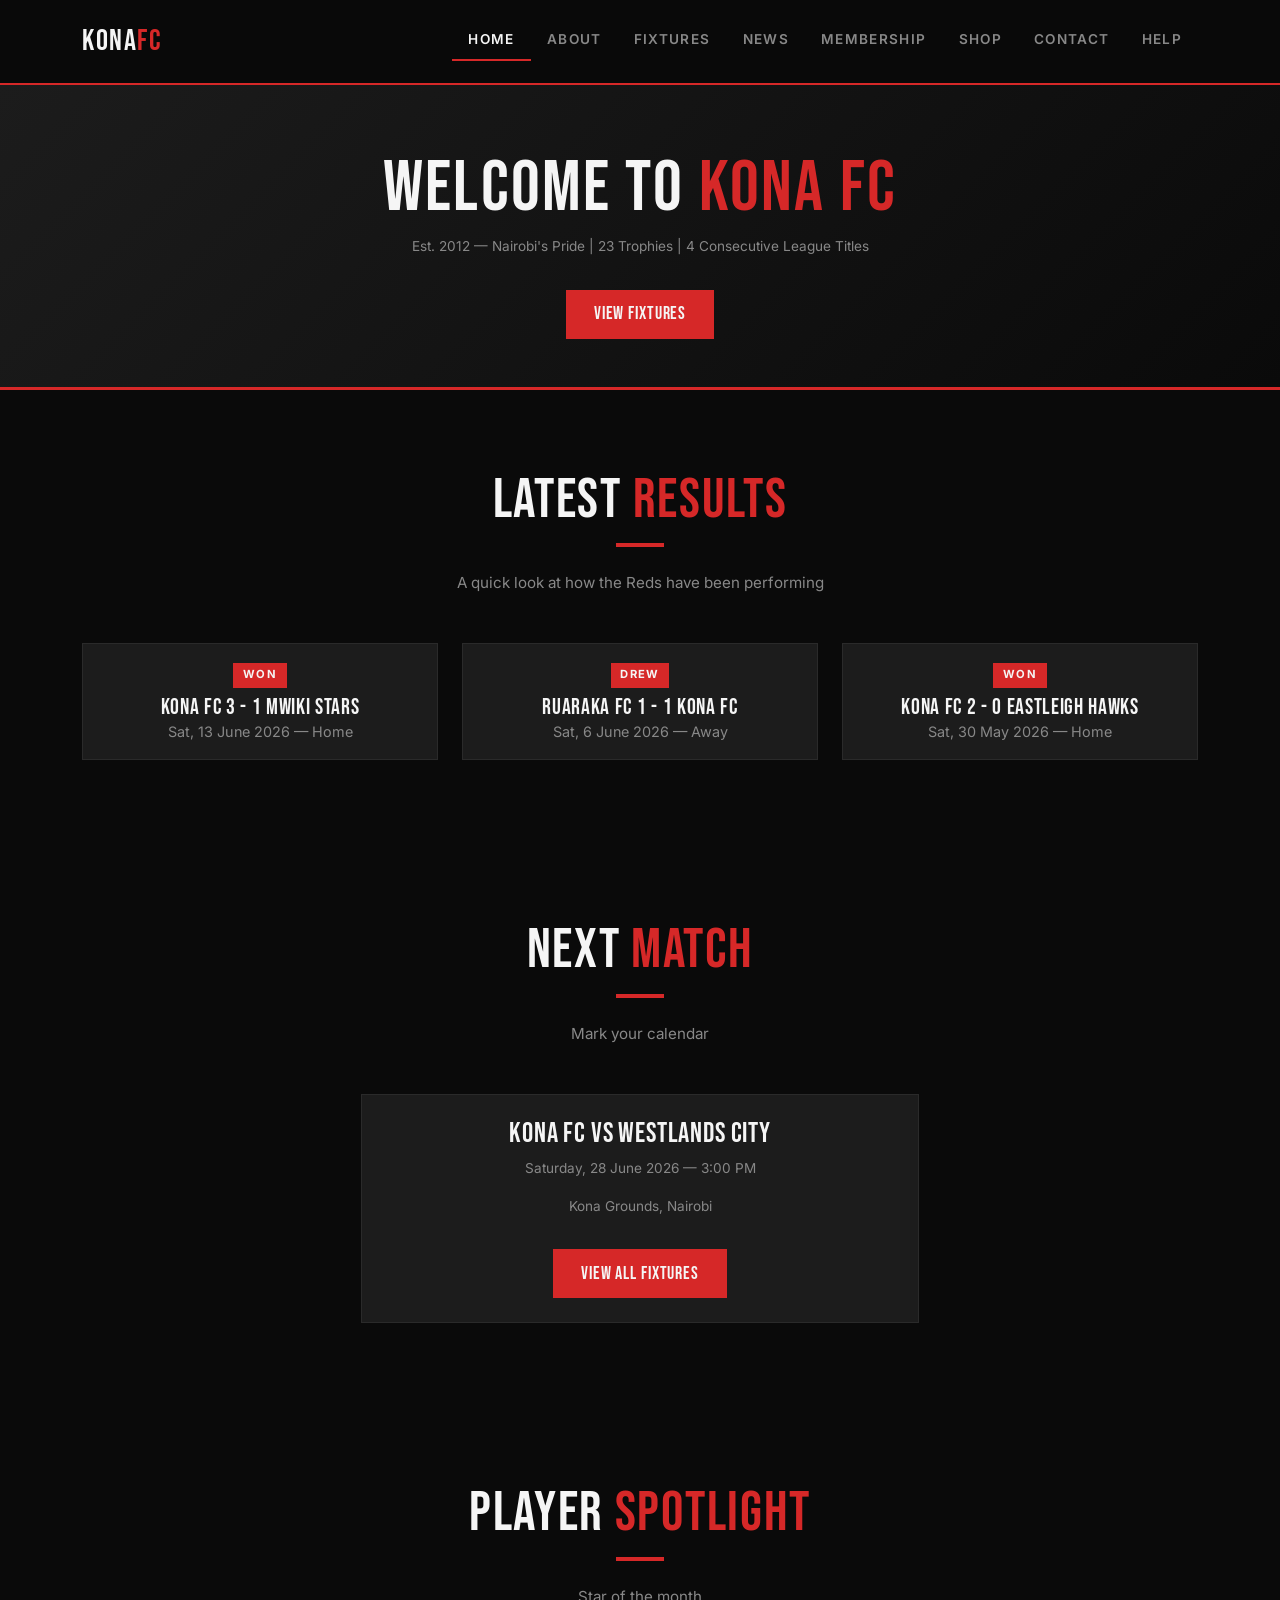
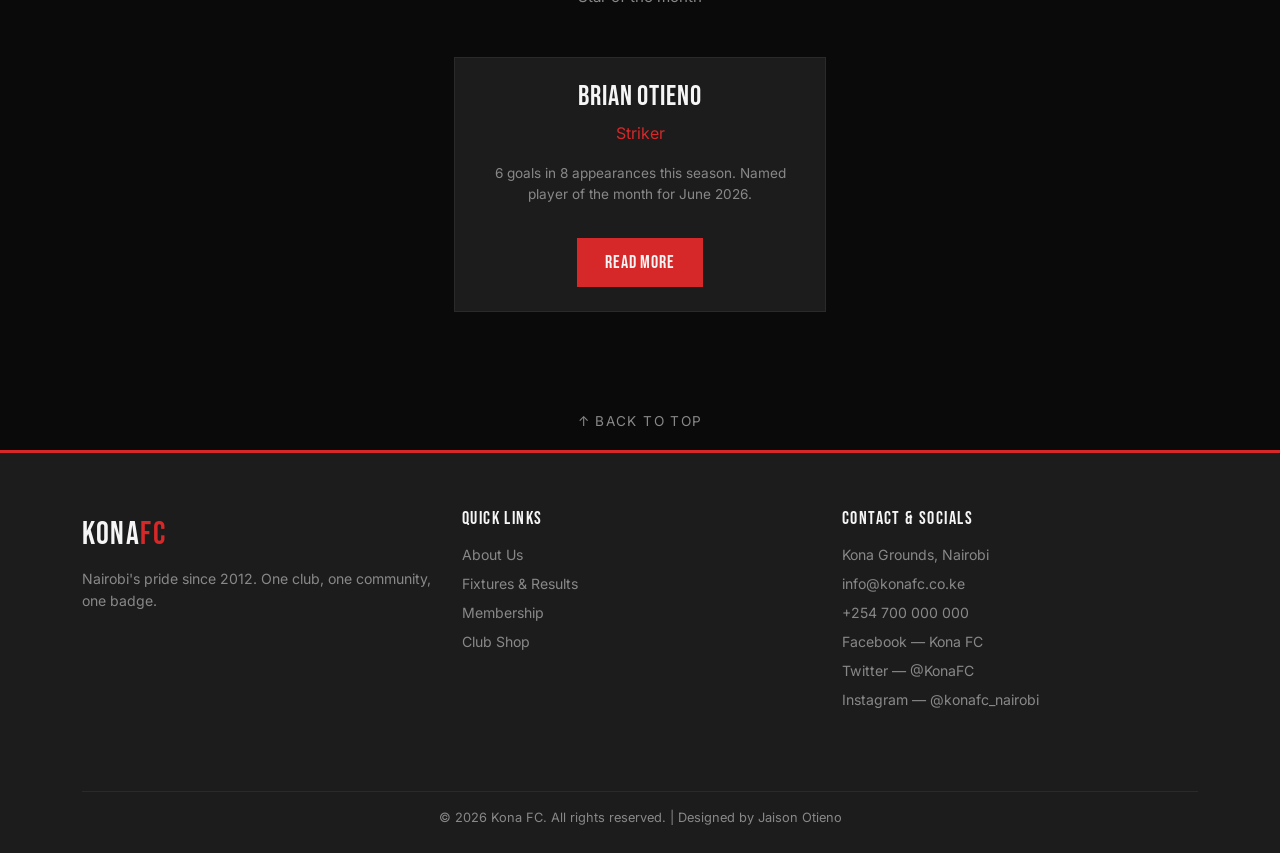
<file: index.html>
<!DOCTYPE html>
<html lang="en">
<head>
  <meta charset="UTF-8">
  <meta name="viewport" content="width=device-width, initial-scale=1.0">
  <meta name="description" content="Kona FC — Nairobi's pride since 2012. Official website for fixtures, news, membership and more.">
  <title>Kona FC | Home</title>
  <link href="https://cdn.jsdelivr.net/npm/bootstrap@5.3.3/dist/css/bootstrap.min.css" rel="stylesheet">
  <link rel="stylesheet" href="css/style.css">
</head>
<body>

  <nav class="navbar navbar-expand-lg navbar-kona">
    <div class="container">
      <a class="navbar-brand" href="index.html">KONA<span>FC</span></a>
      <button class="navbar-toggler" type="button" data-bs-toggle="collapse" data-bs-target="#navMenu">
        <span class="navbar-toggler-icon"></span>
      </button>
      <div class="collapse navbar-collapse" id="navMenu">
        <ul class="navbar-nav ms-auto">
          <li class="nav-item"><a class="nav-link active" href="index.html">Home</a></li>
          <li class="nav-item"><a class="nav-link" href="about.html">About</a></li>
          <li class="nav-item"><a class="nav-link" href="fixtures.html">Fixtures</a></li>
          <li class="nav-item"><a class="nav-link" href="news.html">News</a></li>
          <li class="nav-item"><a class="nav-link" href="membership.html">Membership</a></li>
          <li class="nav-item"><a class="nav-link" href="shop.html">Shop</a></li>
          <li class="nav-item"><a class="nav-link" href="contact.html">Contact</a></li>
          <li class="nav-item"><a class="nav-link" href="help.html">Help</a></li>
        </ul>
      </div>
    </div>
  </nav>

  <header class="page-hero text-center">
    <div class="container">
      <h1>WELCOME TO <span class="text-red">KONA FC</span></h1>
<p class="text-muted-kona">Est. 2012 — Nairobi's Pride | 23 Trophies | 4 Consecutive League Titles</p>
      <a href="fixtures.html" class="btn-kona mt-3">View Fixtures</a>
    </div>
  </header>

  <section class="section-pad">
    <div class="container text-center">
      <h2 class="section-title">LATEST <span>RESULTS</span></h2>
      <div class="divider mx-auto"></div>
      <p class="section-subtitle">A quick look at how the Reds have been performing</p>
      <div class="row g-4">
        <div class="col-md-4">
          <div class="card-kona p-3">
            <span class="tag-kona">Won</span>
            <h5 class="card-title">Kona FC 3 - 1 Mwiki Stars</h5>
            <p class="card-text">Sat, 13 June 2026 — Home</p>
          </div>
        </div>
        <div class="col-md-4">
          <div class="card-kona p-3">
            <span class="tag-kona">Drew</span>
            <h5 class="card-title">Ruaraka FC 1 - 1 Kona FC</h5>
            <p class="card-text">Sat, 6 June 2026 — Away</p>
          </div>
        </div>
        <div class="col-md-4">
          <div class="card-kona p-3">
            <span class="tag-kona">Won</span>
            <h5 class="card-title">Kona FC 2 - 0 Eastleigh Hawks</h5>
            <p class="card-text">Sat, 30 May 2026 — Home</p>
          </div>
        </div>
      </div>
    </div>
  </section>

  <section class="section-pad bg-kona">
    <div class="container text-center">
      <h2 class="section-title">NEXT <span>MATCH</span></h2>
      <div class="divider mx-auto"></div>
      <p class="section-subtitle">Mark your calendar</p>
      <div class="card-kona p-4 col-md-6 mx-auto">
        <h3>Kona FC vs Westlands City</h3>
        <p class="text-muted-kona mt-2">Saturday, 28 June 2026 — 3:00 PM</p>
        <p class="text-muted-kona">Kona Grounds, Nairobi</p>
        <a href="fixtures.html" class="btn-kona mt-3">View All Fixtures</a>
      </div>
    </div>
  </section>

  <section class="section-pad">
    <div class="container text-center">
      <h2 class="section-title">PLAYER <span>SPOTLIGHT</span></h2>
      <div class="divider mx-auto"></div>
      <p class="section-subtitle">Star of the month</p>
      <div class="card-kona p-4 col-md-4 mx-auto">
        <h3>Brian Otieno</h3>
        <p class="text-red">Striker</p>
        <p class="text-muted-kona mt-2">6 goals in 8 appearances this season. Named player of the month for June 2026.</p>
        <a href="news.html" class="btn-kona mt-3">Read More</a>
      </div>
    </div>
  </section>
  <div class="text-center py-3">
  <a href="#" class="text-muted-kona">↑ Back to Top</a>
</div>

  <footer class="footer-kona">
    <div class="container">
      <div class="row">
        <div class="col-md-4 mb-4">
          <div class="footer-brand">KONA<span>FC</span></div>
          <p class="mt-2">Nairobi's pride since 2012. One club, one community, one badge.</p>
        </div>
        <div class="col-md-4 mb-4">
          <h6>QUICK LINKS</h6>
          <ul>
            <li><a href="about.html">About Us</a></li>
            <li><a href="fixtures.html">Fixtures & Results</a></li>
            <li><a href="membership.html">Membership</a></li>
            <li><a href="shop.html">Club Shop</a></li>
          </ul>
        </div>
        <div class="col-md-4 mb-4">
          <h6>CONTACT & SOCIALS</h6>
          <ul>
            <li>Kona Grounds, Nairobi</li>
            <li>info@konafc.co.ke</li>
            <li>+254 700 000 000</li>
            <li><a href="#">Facebook — Kona FC</a></li>
            <li><a href="#">Twitter — @KonaFC</a></li>
            <li><a href="#">Instagram — @konafc_nairobi</a></li>
          </ul>
        </div>
      </div>
      <div class="footer-bottom text-center">
        &copy; 2026 Kona FC. All rights reserved. | Designed by Jaison Otieno
      </div>
    </div>
   
  </footer>

  <script src="js/js/main.js"></script>
  <script src="https://cdn.jsdelivr.net/npm/bootstrap@5.3.3/dist/js/bootstrap.bundle.min.js"></script>
</body>
</html>
</file>
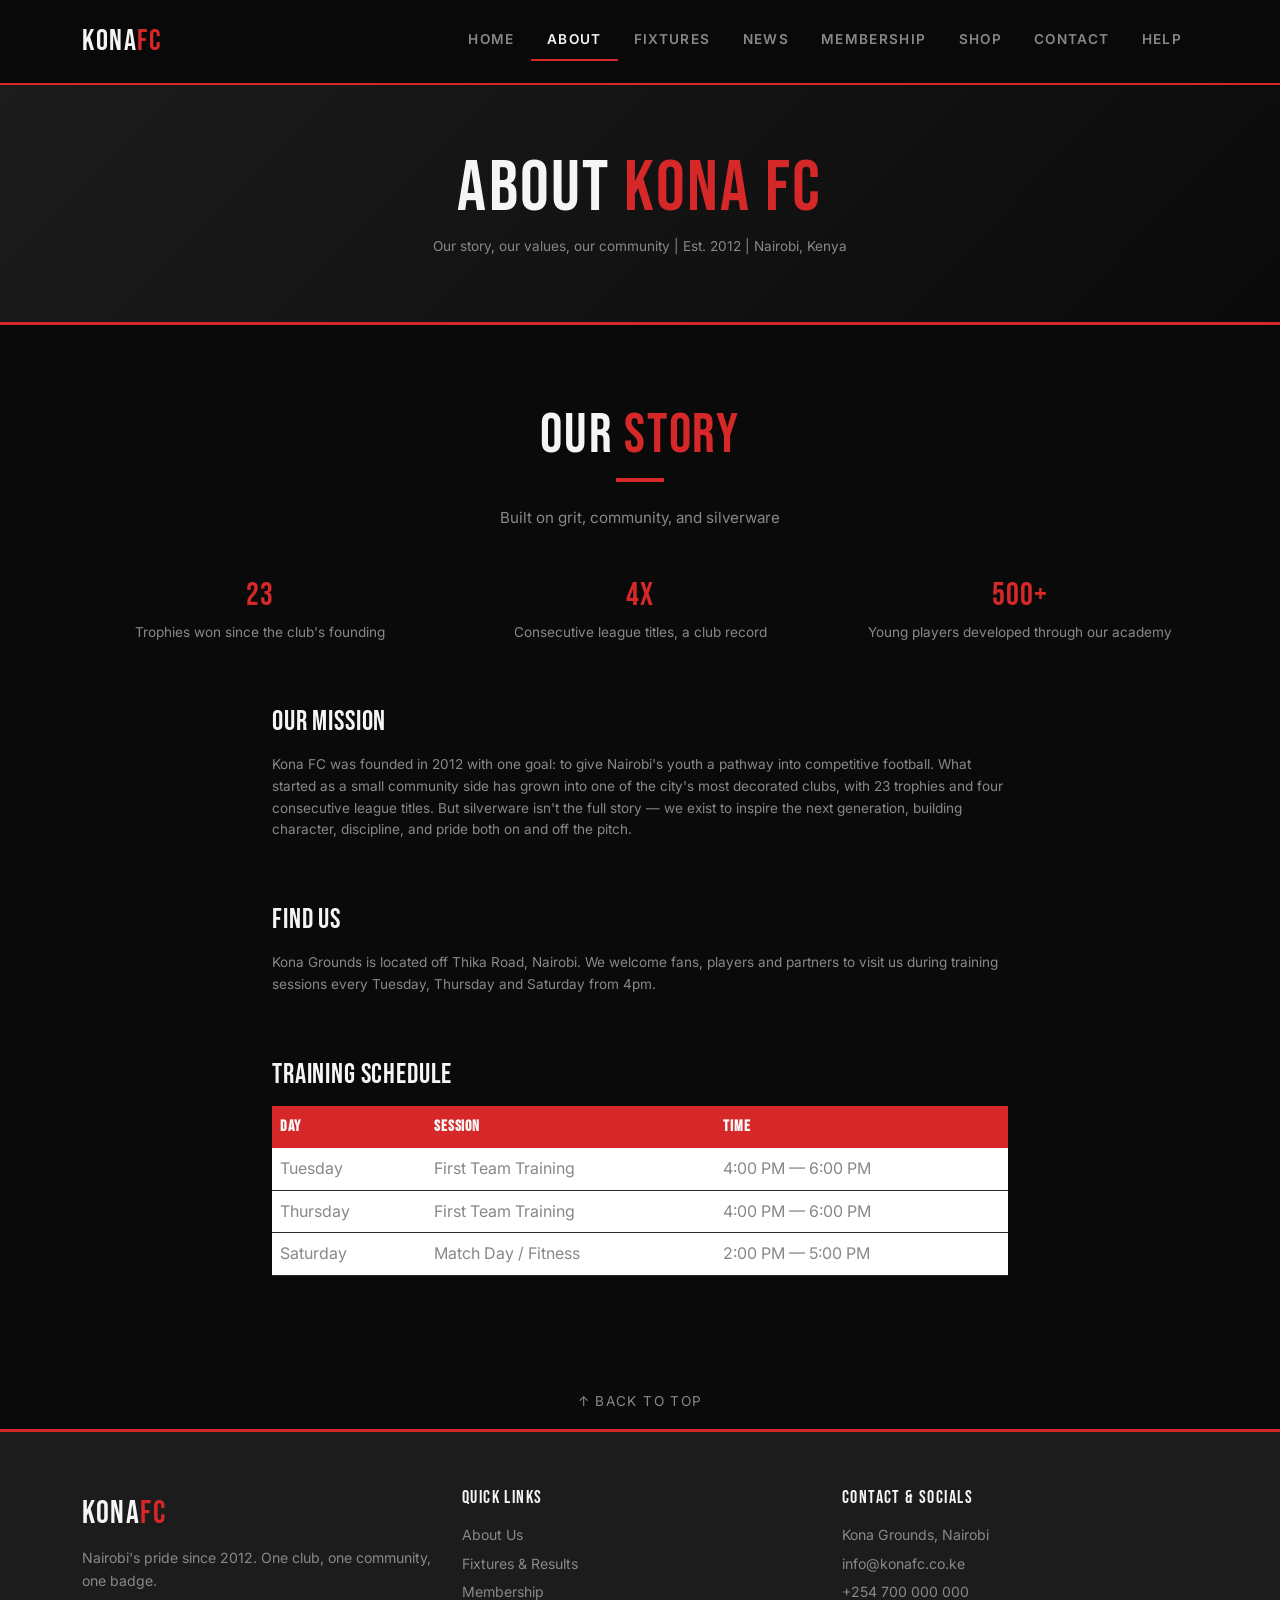
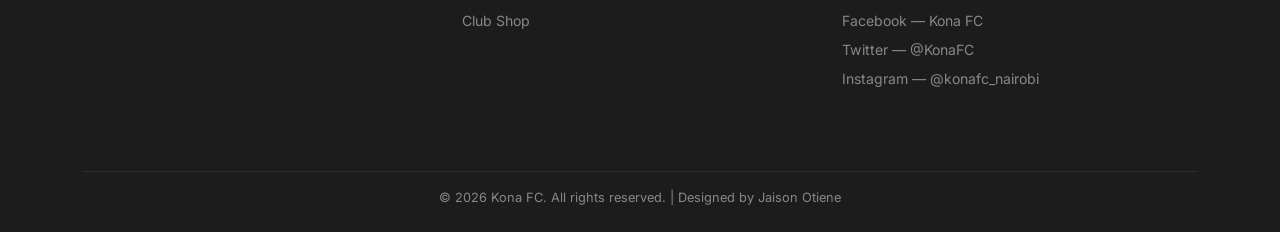
<file: about.html>
<!DOCTYPE html>
<html lang="en">
<head>
  <meta charset="UTF-8">
  <meta name="viewport" content="width=device-width, initial-scale=1.0">
  <meta name="description" content="Learn about Kona FC's history, mission and achievements.">
  <title>Kona FC | About</title>
  <link href="https://cdn.jsdelivr.net/npm/bootstrap@5.3.3/dist/css/bootstrap.min.css" rel="stylesheet">
  <link rel="stylesheet" href="css/style.css">
</head>
<body>

  <nav class="navbar navbar-expand-lg navbar-kona">
    <div class="container">
      <a class="navbar-brand" href="index.html">KONA<span>FC</span></a>
      <button class="navbar-toggler" type="button" data-bs-toggle="collapse" data-bs-target="#navMenu">
        <span class="navbar-toggler-icon"></span>
      </button>
      <div class="collapse navbar-collapse" id="navMenu">
        <ul class="navbar-nav ms-auto">
          <li class="nav-item"><a class="nav-link" href="index.html">Home</a></li>
          <li class="nav-item"><a class="nav-link active" href="about.html">About</a></li>
          <li class="nav-item"><a class="nav-link" href="fixtures.html">Fixtures</a></li>
          <li class="nav-item"><a class="nav-link" href="news.html">News</a></li>
          <li class="nav-item"><a class="nav-link" href="membership.html">Membership</a></li>
          <li class="nav-item"><a class="nav-link" href="shop.html">Shop</a></li>
          <li class="nav-item"><a class="nav-link" href="contact.html">Contact</a></li>
          <li class="nav-item"><a class="nav-link" href="help.html">Help</a></li>
        </ul>
      </div>
    </div>
  </nav>

  <header class="page-hero text-center">
    <div class="container">
      <h1>ABOUT <span class="text-red">KONA FC</span></h1>
     <p class="text-muted-kona">Our story, our values, our community | Est. 2012 | Nairobi, Kenya</p>
    </div>
  </header>

  <section class="section-pad">
    <div class="container">
      <h2 class="section-title text-center">OUR <span>STORY</span></h2>
      <div class="divider mx-auto"></div>
      <p class="section-subtitle text-center">Built on grit, community, and silverware</p>

      <div class="row g-4">
        <div class="col-md-4 text-center">
          <h2 class="text-red">23</h2>
          <p class="text-muted-kona">Trophies won since the club's founding</p>
        </div>
        <div class="col-md-4 text-center">
          <h2 class="text-red">4x</h2>
          <p class="text-muted-kona">Consecutive league titles, a club record</p>
        </div>
        <div class="col-md-4 text-center">
          <h2 class="text-red">500+</h2>
          <p class="text-muted-kona">Young players developed through our academy</p>
        </div>
      </div>

      <div class="row mt-5">
        <div class="col-lg-8 mx-auto">
          <h3 class="mb-3">Our Mission</h3>
          <p class="text-muted-kona">
            Kona FC was founded in 2012 with one goal: to give Nairobi's youth a pathway into 
            competitive football. What started as a small community side has grown into one of 
            the city's most decorated clubs, with 23 trophies and four consecutive league titles. 
            But silverware isn't the full story — we exist to inspire the next generation, 
            building character, discipline, and pride both on and off the pitch.
          </p>
        </div>
      </div>

      <div class="row mt-5">
        <div class="col-lg-8 mx-auto">
          <h3 class="mb-3">Find Us</h3>
          <p class="text-muted-kona">
            Kona Grounds is located off Thika Road, Nairobi. 
            We welcome fans, players and partners to visit us 
            during training sessions every Tuesday, Thursday and Saturday from 4pm.
          </p>
        </div>
      </div>

      <div class="row mt-5">
        <div class="col-lg-8 mx-auto">
          <h3 class="mb-3">Training Schedule</h3>
          <table class="table table-kona">
            <thead>
              <tr>
                <th>Day</th>
                <th>Session</th>
                <th>Time</th>
              </tr>
            </thead>
            <tbody>
              <tr>
                <td>Tuesday</td>
                <td>First Team Training</td>
                <td>4:00 PM — 6:00 PM</td>
              </tr>
              <tr>
                <td>Thursday</td>
                <td>First Team Training</td>
                <td>4:00 PM — 6:00 PM</td>
              </tr>
              <tr>
                <td>Saturday</td>
                <td>Match Day / Fitness</td>
                <td>2:00 PM — 5:00 PM</td>
              </tr>
            </tbody>
          </table>
        </div>
      </div>

    </div>
  </section>
  <div class="text-center py-3">
  <a href="#" class="text-muted-kona">↑ Back to Top</a>
</div>

  <footer class="footer-kona">
    <div class="container">
      <div class="row">
        <div class="col-md-4 mb-4">
          <div class="footer-brand">KONA<span>FC</span></div>
          <p class="mt-2">Nairobi's pride since 2012. One club, one community, one badge.</p>
        </div>
        <div class="col-md-4 mb-4">
          <h6>QUICK LINKS</h6>
          <ul>
            <li><a href="about.html">About Us</a></li>
            <li><a href="fixtures.html">Fixtures & Results</a></li>
            <li><a href="membership.html">Membership</a></li>
            <li><a href="shop.html">Club Shop</a></li>
          </ul>
        </div>
        <div class="col-md-4 mb-4">
          <h6>CONTACT & SOCIALS</h6>
          <ul>
            <li>Kona Grounds, Nairobi</li>
            <li>info@konafc.co.ke</li>
            <li>+254 700 000 000</li>
            <li><a href="#">Facebook — Kona FC</a></li>
            <li><a href="#">Twitter — @KonaFC</a></li>
            <li><a href="#">Instagram — @konafc_nairobi</a></li>
          </ul>
        </div>
      </div>
      <div class="footer-bottom text-center">
        &copy; 2026 Kona FC. All rights reserved. | Designed by Jaison Otiene
      </div>
    </div>
   
  </footer>

  <script src="js/js/main.js"></script>
  <script src="https://cdn.jsdelivr.net/npm/bootstrap@5.3.3/dist/js/bootstrap.bundle.min.js"></script>
</body>
</html>
</file>
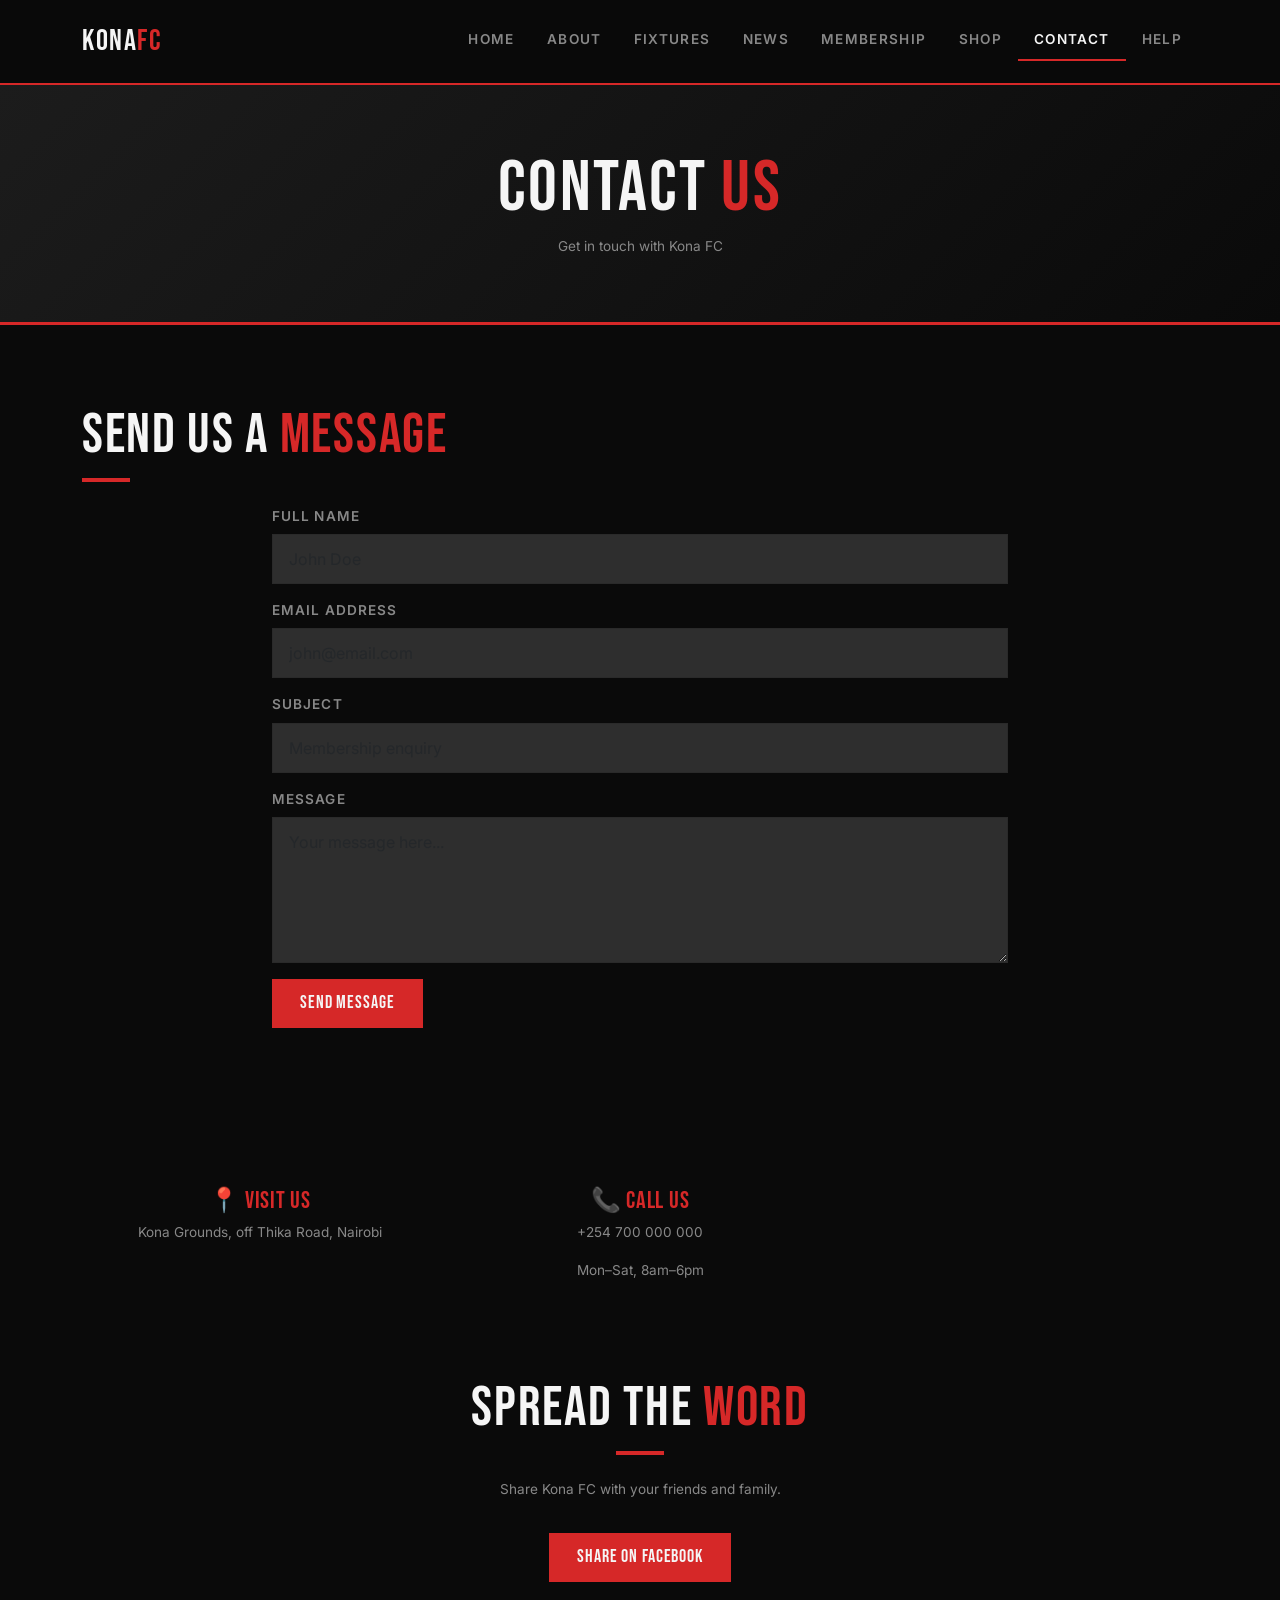
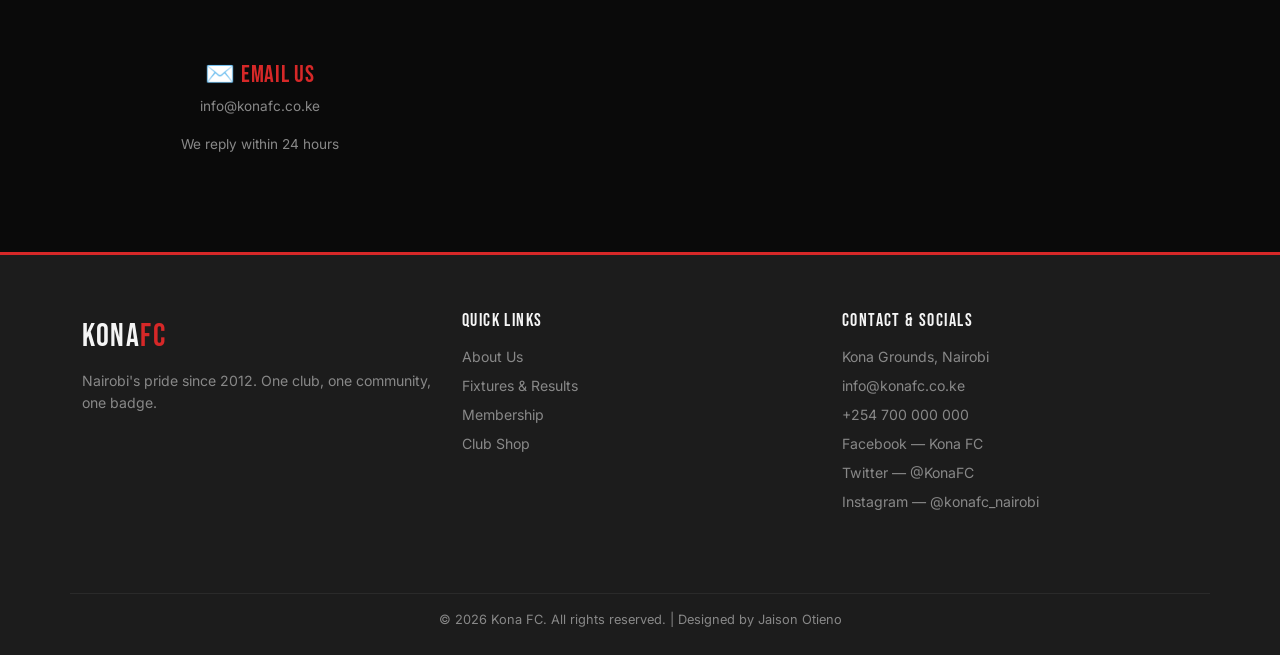
<file: contact.html>
<!DOCTYPE html>
<html lang="en">
<head>
  <meta charset="UTF-8">
  <meta name="viewport" content="width=device-width, initial-scale=1.0">
  <meta name="description" content="Get in touch with Kona FC. Send us a message or visit us at Kona Grounds.">
  <title>Kona FC | Contact</title>
  <link href="https://cdn.jsdelivr.net/npm/bootstrap@5.3.3/dist/css/bootstrap.min.css" rel="stylesheet">
  <link rel="stylesheet" href="css/style.css">
</head>
<body>

  <nav class="navbar navbar-expand-lg navbar-kona">
    <div class="container">
      <a class="navbar-brand" href="index.html">KONA<span>FC</span></a>
      <button class="navbar-toggler" type="button" data-bs-toggle="collapse" data-bs-target="#navMenu">
        <span class="navbar-toggler-icon"></span>
      </button>
      <div class="collapse navbar-collapse" id="navMenu">
        <ul class="navbar-nav ms-auto">
          <li class="nav-item"><a class="nav-link" href="index.html">Home</a></li>
          <li class="nav-item"><a class="nav-link" href="about.html">About</a></li>
          <li class="nav-item"><a class="nav-link" href="fixtures.html">Fixtures</a></li>
          <li class="nav-item"><a class="nav-link" href="news.html">News</a></li>
          <li class="nav-item"><a class="nav-link" href="membership.html">Membership</a></li>
          <li class="nav-item"><a class="nav-link" href="shop.html">Shop</a></li>
          <li class="nav-item"><a class="nav-link active" href="contact.html">Contact</a></li>
          <li class="nav-item"><a class="nav-link" href="help.html">Help</a></li>
        </ul>
      </div>
    </div>
  </nav>

  <header class="page-hero text-center">
    <div class="container">
      <h1>CONTACT <span class="text-red">US</span></h1>
      <p class="text-muted-kona">Get in touch with Kona FC</p>
    </div>
  </header>

  <section class="section-pad">
    <div class="container">
      <h2 class="section-title">SEND US A <span>MESSAGE</span></h2>
      <div class="divider"></div>

      <div class="row">
        <div class="col-lg-8 mx-auto">
          <div id="form-success" class="d-none alert alert-success">
            Thanks for your message! We'll get back to you soon.
          </div>
          <form id="contact-form" class="form-kona">
            <div class="mb-3">
              <label for="name">Full Name</label>
              <input type="text" id="name" class="form-control" placeholder="John Doe">
              <div class="invalid-feedback">Please enter your name.</div>
            </div>
            <div class="mb-3">
              <label for="email">Email Address</label>
              <input type="email" id="email" class="form-control" placeholder="john@email.com">
              <div class="invalid-feedback">Please enter a valid email.</div>
            </div>
            <div class="mb-3">
              <label for="subject">Subject</label>
              <input type="text" id="subject" class="form-control" placeholder="Membership enquiry">
              <div class="invalid-feedback">Please enter a subject.</div>
            </div>
            <div class="mb-3">
              <label for="message">Message</label>
              <textarea id="message" class="form-control" rows="5" placeholder="Your message here..."></textarea>
              <div class="invalid-feedback">Please enter a message.</div>
            </div>
            <button type="submit" class="btn-kona">Send Message</button>
          </form>
        </div>
      </div>
    </div>
  </section>
  <section class="section-pad bg-kona">
  <div class="container">
    <div class="row">
      <div class="col-md-4 text-center">
        <h4 class="text-red">📍 Visit Us</h4>
        <p class="text-muted-kona">Kona Grounds, off Thika Road, Nairobi</p>
      </div>
      <div class="col-md-4 text-center">
        <h4 class="text-red">📞 Call Us</h4>
        <p class="text-muted-kona">+254 700 000 000</p>
        <p class="text-muted-kona">Mon–Sat, 8am–6pm</p>
      </div>
      <section class="section-pad">
  <div class="container text-center">
    <h2 class="section-title">SPREAD THE <span>WORD</span></h2>
    <div class="divider mx-auto"></div>
    <p class="text-muted-kona">Share Kona FC with your friends and family.</p>
    <a href="#" class="btn-kona mt-3">Share on Facebook</a>
  </div>
</section>
      <div class="col-md-4 text-center">
        <h4 class="text-red">✉️ Email Us</h4>
        <p class="text-muted-kona">info@konafc.co.ke</p>
        <p class="text-muted-kona">We reply within 24 hours</p>
      </div>
    </div>
  </div>
</section>

  <footer class="footer-kona">
    <div class="container">
      <div class="row">
        <div class="col-md-4 mb-4">
          <div class="footer-brand">KONA<span>FC</span></div>
          <p class="mt-2">Nairobi's pride since 2012. One club, one community, one badge.</p>
        </div>
        <div class="col-md-4 mb-4">
          <h6>QUICK LINKS</h6>
          <ul>
            <li><a href="about.html">About Us</a></li>
            <li><a href="fixtures.html">Fixtures & Results</a></li>
            <li><a href="membership.html">Membership</a></li>
            <li><a href="shop.html">Club Shop</a></li>
          </ul>
        </div>
        <div class="col-md-4 mb-4">
  <h6>CONTACT & SOCIALS</h6>
  <ul>
    <li>Kona Grounds, Nairobi</li>
    <li>info@konafc.co.ke</li>
    <li>+254 700 000 000</li>
    <li><a href="#">Facebook — Kona FC</a></li>
    <li><a href="#">Twitter — @KonaFC</a></li>
    <li><a href="#">Instagram — @konafc_nairobi</a></li>
  </ul>
</div>
      <div class="footer-bottom text-center">
        &copy; 2026 Kona FC. All rights reserved. | Designed by Jaison Otieno
      </div>
    </div>
  </footer>

 <script src="js/js/main.js"></script>
  <script src="https://cdn.jsdelivr.net/npm/bootstrap@5.3.3/dist/js/bootstrap.bundle.min.js"></script>
</body>
</html>
</file>
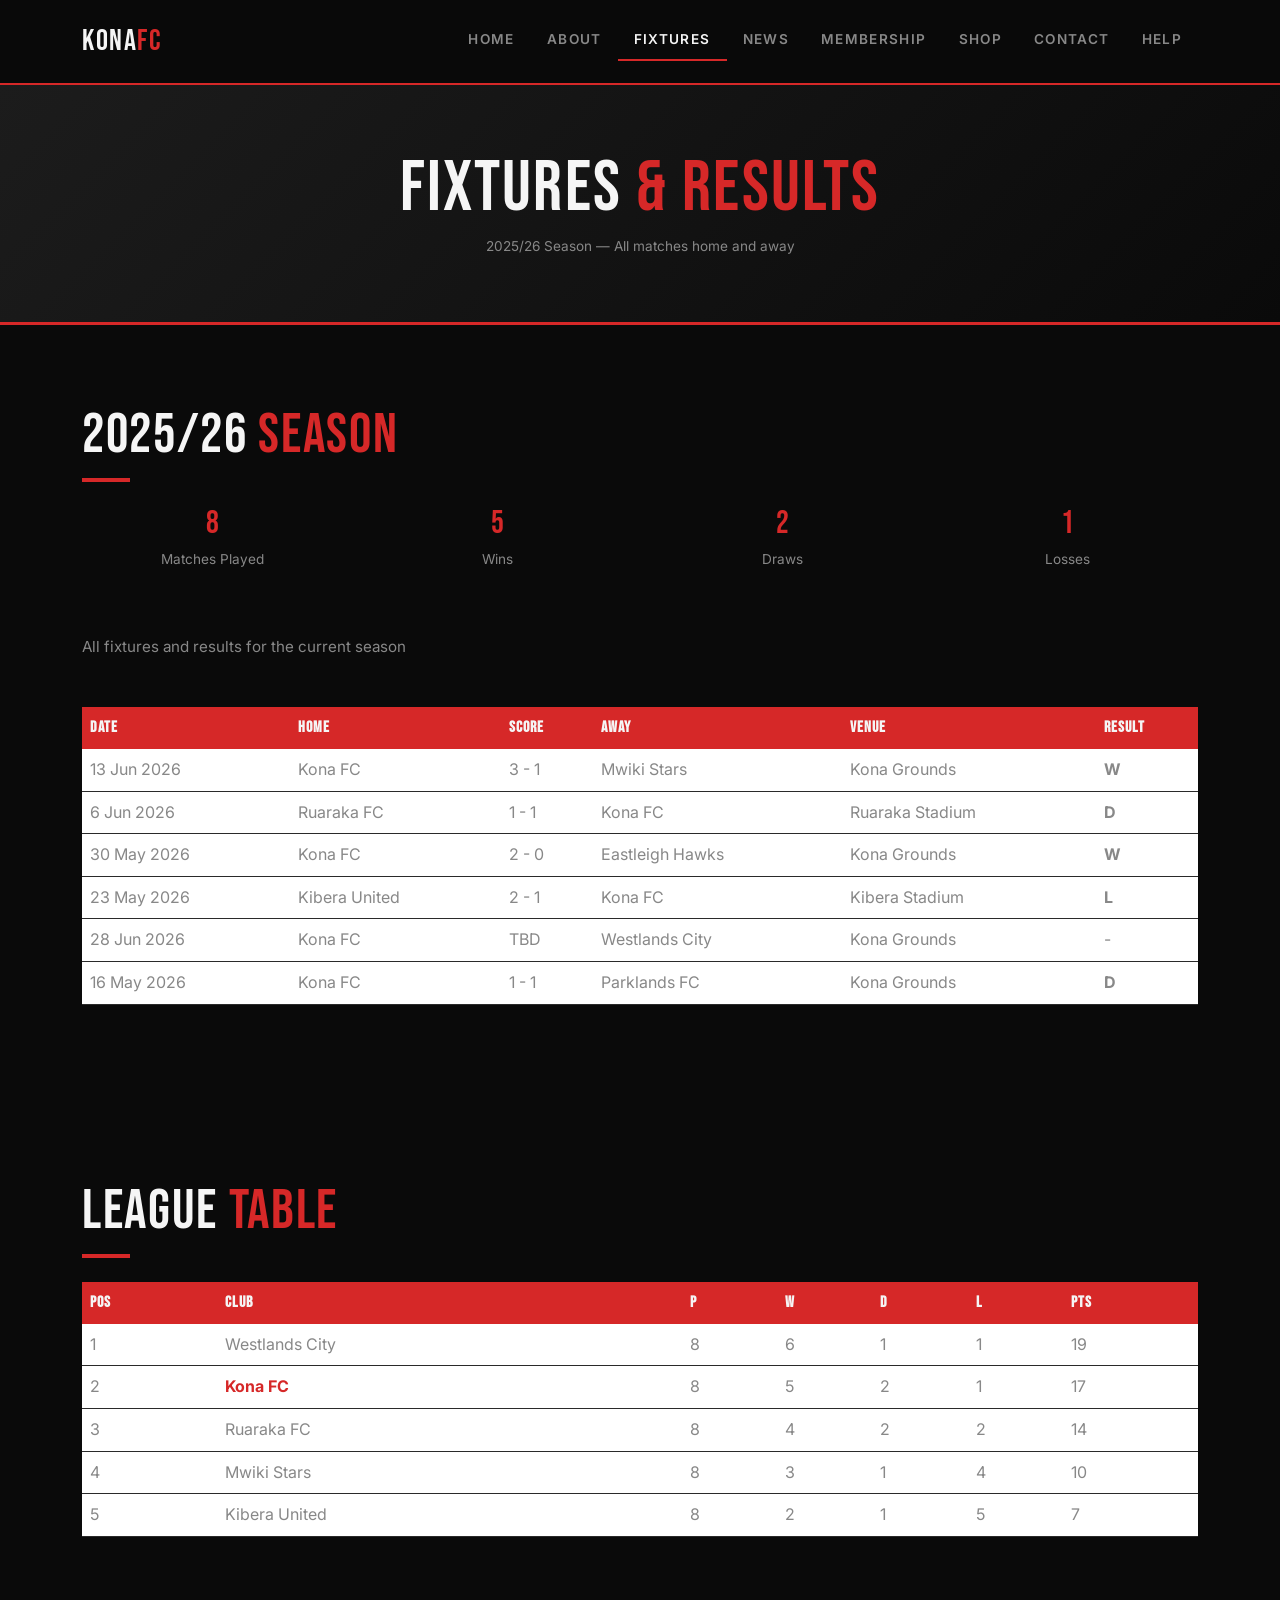
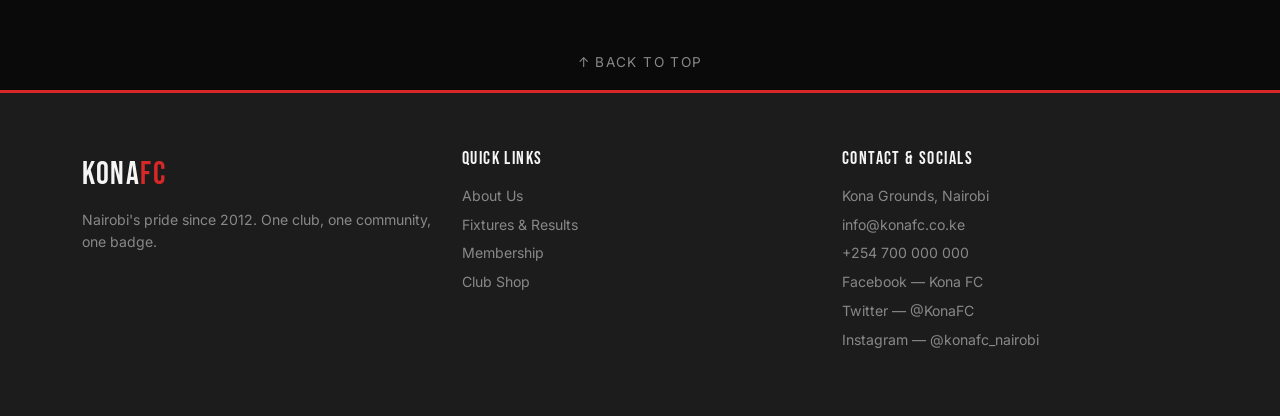
<file: fixtures.html>
<!DOCTYPE html>
<html lang="en">
<head>
  <meta charset="UTF-8">
  <meta name="viewport" content="width=device-width, initial-scale=1.0">
  <meta name="description" content="View all Kona FC fixtures and results for the 2025/26 season.">
  <title>Kona FC | Fixtures</title>
  <link href="https://cdn.jsdelivr.net/npm/bootstrap@5.3.3/dist/css/bootstrap.min.css" rel="stylesheet">
  <link rel="stylesheet" href="css/style.css">
</head>
<body>

  <nav class="navbar navbar-expand-lg navbar-kona">
    <div class="container">
      <a class="navbar-brand" href="index.html">KONA<span>FC</span></a>
      <button class="navbar-toggler" type="button" data-bs-toggle="collapse" data-bs-target="#navMenu">
        <span class="navbar-toggler-icon"></span>
      </button>
      <div class="collapse navbar-collapse" id="navMenu">
        <ul class="navbar-nav ms-auto">
          <li class="nav-item"><a class="nav-link" href="index.html">Home</a></li>
          <li class="nav-item"><a class="nav-link" href="about.html">About</a></li>
          <li class="nav-item"><a class="nav-link active" href="fixtures.html">Fixtures</a></li>
          <li class="nav-item"><a class="nav-link" href="news.html">News</a></li>
          <li class="nav-item"><a class="nav-link" href="membership.html">Membership</a></li>
          <li class="nav-item"><a class="nav-link" href="shop.html">Shop</a></li>
          <li class="nav-item"><a class="nav-link" href="contact.html">Contact</a></li>
          <li class="nav-item"><a class="nav-link" href="help.html">Help</a></li>
        </ul>
      </div>
    </div>
  </nav>

  <header class="page-hero text-center">
    <div class="container">
      <h1>FIXTURES <span class="text-red">& RESULTS</span></h1>
      <p class="text-muted-kona">2025/26 Season — All matches home and away</p>
    </div>
  </header>

  <section class="section-pad">
    <div class="container">
      <h2 class="section-title">2025/26 <span>SEASON</span></h2>
      <div class="divider"></div>

      <div class="row g-4 mb-5">
        <div class="col-md-3 text-center">
          <h2 class="text-red">8</h2>
          <p class="text-muted-kona">Matches Played</p>
        </div>
        <div class="col-md-3 text-center">
          <h2 class="text-red">5</h2>
          <p class="text-muted-kona">Wins</p>
        </div>
        <div class="col-md-3 text-center">
          <h2 class="text-red">2</h2>
          <p class="text-muted-kona">Draws</p>
        </div>
        <div class="col-md-3 text-center">
          <h2 class="text-red">1</h2>
          <p class="text-muted-kona">Losses</p>
        </div>
      </div>

      <p class="section-subtitle">All fixtures and results for the current season</p>
      <div class="table-responsive">
        <table class="table table-kona">
          <thead>
            <tr>
              <th>Date</th>
              <th>Home</th>
              <th>Score</th>
              <th>Away</th>
              <th>Venue</th>
              <th>Result</th>
            </tr>
          </thead>
          <tbody>
            <tr>
              <td>13 Jun 2026</td>
              <td>Kona FC</td>
              <td>3 - 1</td>
              <td>Mwiki Stars</td>
              <td>Kona Grounds</td>
              <td class="result-w">W</td>
            </tr>
            <tr>
              <td>6 Jun 2026</td>
              <td>Ruaraka FC</td>
              <td>1 - 1</td>
              <td>Kona FC</td>
              <td>Ruaraka Stadium</td>
              <td class="result-d">D</td>
            </tr>
            <tr>
              <td>30 May 2026</td>
              <td>Kona FC</td>
              <td>2 - 0</td>
              <td>Eastleigh Hawks</td>
              <td>Kona Grounds</td>
              <td class="result-w">W</td>
            </tr>
            <tr>
              <td>23 May 2026</td>
              <td>Kibera United</td>
              <td>2 - 1</td>
              <td>Kona FC</td>
              <td>Kibera Stadium</td>
              <td class="result-l">L</td>
            </tr>
            <tr>
              <td>28 Jun 2026</td>
              <td>Kona FC</td>
              <td>TBD</td>
              <td>Westlands City</td>
              <td>Kona Grounds</td>
              <td>-</td>
            </tr>
            <tr>
              <td>16 May 2026</td>
              <td>Kona FC</td>
              <td>1 - 1</td>
              <td>Parklands FC</td>
              <td>Kona Grounds</td>
              <td class="result-d">D</td>
            </tr>
          </tbody>
        </table>
      </div>
    </div>
  </section>

  <section class="section-pad bg-kona">
    <div class="container">
      <h2 class="section-title">LEAGUE <span>TABLE</span></h2>
      <div class="divider"></div>
      <div class="table-responsive">
        <table class="table table-kona">
          <thead>
            <tr>
              <th>Pos</th>
              <th>Club</th>
              <th>P</th>
              <th>W</th>
              <th>D</th>
              <th>L</th>
              <th>Pts</th>
            </tr>
          </thead>
          <tbody>
            <tr>
              <td>1</td>
              <td>Westlands City</td>
              <td>8</td>
              <td>6</td>
              <td>1</td>
              <td>1</td>
              <td>19</td>
            </tr>
            <tr>
              <td>2</td>
              <td><strong class="text-red">Kona FC</strong></td>
              <td>8</td>
              <td>5</td>
              <td>2</td>
              <td>1</td>
              <td>17</td>
            </tr>
            <tr>
              <td>3</td>
              <td>Ruaraka FC</td>
              <td>8</td>
              <td>4</td>
              <td>2</td>
              <td>2</td>
              <td>14</td>
            </tr>
            <tr>
              <td>4</td>
              <td>Mwiki Stars</td>
              <td>8</td>
              <td>3</td>
              <td>1</td>
              <td>4</td>
              <td>10</td>
            </tr>
            <tr>
              <td>5</td>
              <td>Kibera United</td>
              <td>8</td>
              <td>2</td>
              <td>1</td>
              <td>5</td>
              <td>7</td>
            </tr>
          </tbody>
        </table>
      </div>
    </div>
  </section>
  <div class="text-center py-3">
  <a href="#" class="text-muted-kona">↑ Back to Top</a>
</div>

  <footer class="footer-kona">
    <div class="container">
      <div class="row">
        <div class="col-md-4 mb-4">
          <div class="footer-brand">KONA<span>FC</span></div>
          <p class="mt-2">Nairobi's pride since 2012. One club, one community, one badge.</p>
        </div>
        <div class="col-md-4 mb-4">
          <h6>QUICK LINKS</h6>
          <ul>
            <li><a href="about.html">About Us</a></li>
            <li><a href="fixtures.html">Fixtures & Results</a></li>
            <li><a href="membership.html">Membership</a></li>
            <li><a href="shop.html">Club Shop</a></li>
          </ul>
        </div>
        <div class="col-md-4 mb-4">
          <h6>CONTACT & SOCIALS</h6>
          <ul>
            <li>Kona Grounds, Nairobi</li>
            <li>info@konafc.co.ke</li>
            <li>+254 700 000 000</li>
            <li><a href="#">Facebook — Kona FC</a></li>
            <li><a href="#">Twitter — @KonaFC</a></li>
            <li><a href="#">Instagram — @konafc_nairobi</a></li>
          </ul>
        </div>
      </div>
      
   
  </footer>

  <script src="js/js/main.js"></script>
  <script src="https://cdn.jsdelivr.net/npm/bootstrap@5.3.3/dist/js/bootstrap.bundle.min.js"></script>
</body>
</html>
</file>
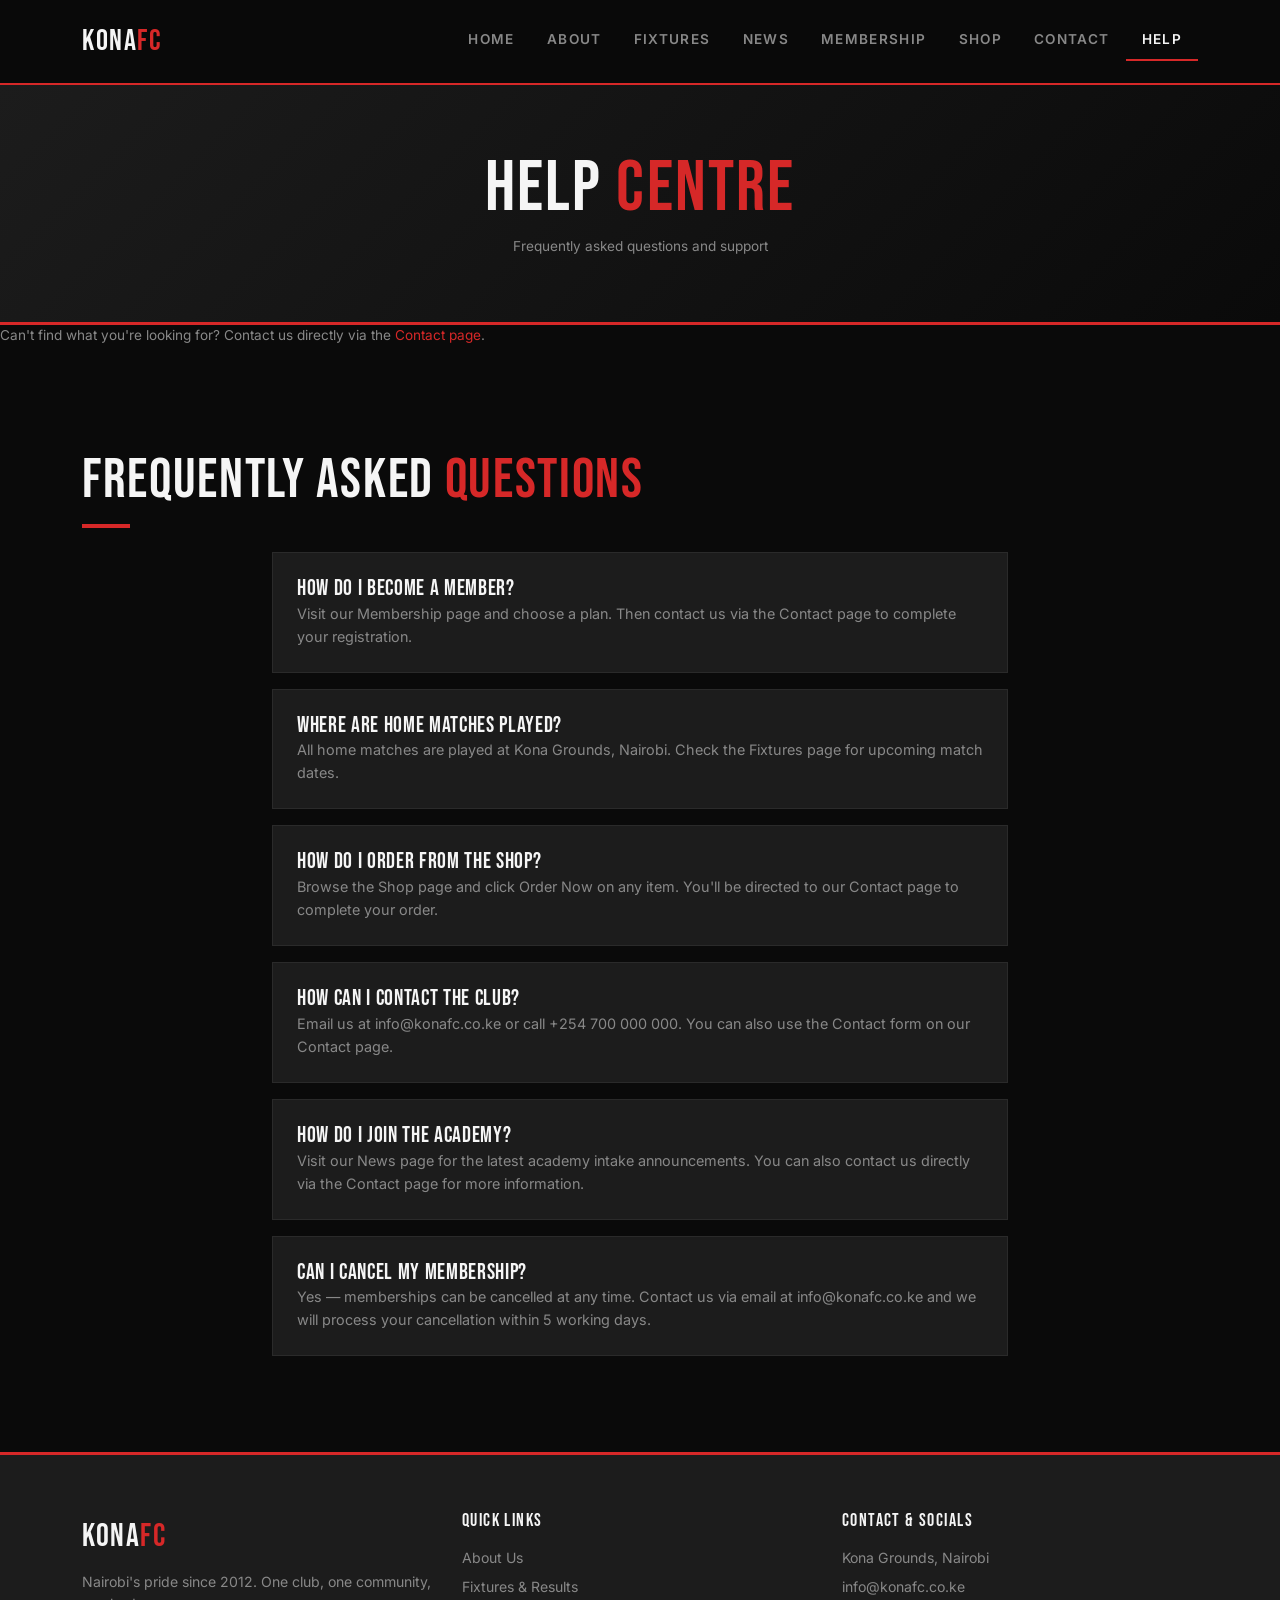
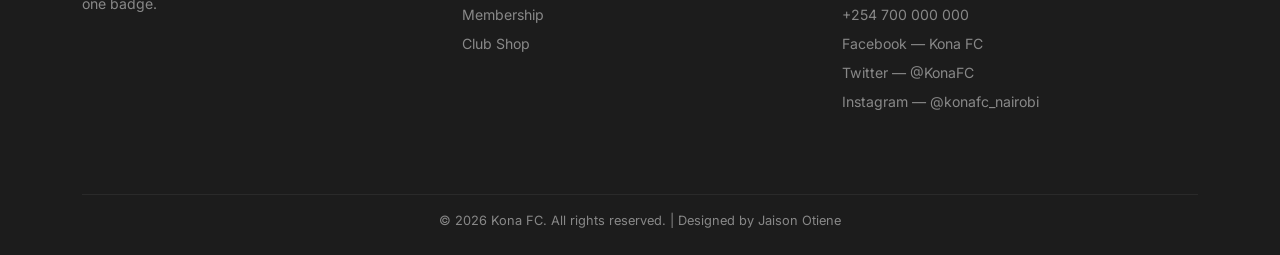
<file: help.html>
<!DOCTYPE html>
<html lang="en">
<head>
  <meta charset="UTF-8">
  <meta name="viewport" content="width=device-width, initial-scale=1.0">
  <meta name="description" content="Kona FC Help Centre. Frequently asked questions and support.">
  <title>Kona FC | Help</title>
  <link href="https://cdn.jsdelivr.net/npm/bootstrap@5.3.3/dist/css/bootstrap.min.css" rel="stylesheet">
  <link rel="stylesheet" href="css/style.css">
</head>
<body>

  <nav class="navbar navbar-expand-lg navbar-kona">
    <div class="container">
      <a class="navbar-brand" href="index.html">KONA<span>FC</span></a>
      <button class="navbar-toggler" type="button" data-bs-toggle="collapse" data-bs-target="#navMenu">
        <span class="navbar-toggler-icon"></span>
      </button>
      <div class="collapse navbar-collapse" id="navMenu">
        <ul class="navbar-nav ms-auto">
          <li class="nav-item"><a class="nav-link" href="index.html">Home</a></li>
          <li class="nav-item"><a class="nav-link" href="about.html">About</a></li>
          <li class="nav-item"><a class="nav-link" href="fixtures.html">Fixtures</a></li>
          <li class="nav-item"><a class="nav-link" href="news.html">News</a></li>
          <li class="nav-item"><a class="nav-link" href="membership.html">Membership</a></li>
          <li class="nav-item"><a class="nav-link" href="shop.html">Shop</a></li>
          <li class="nav-item"><a class="nav-link" href="contact.html">Contact</a></li>
          <li class="nav-item"><a class="nav-link active" href="help.html">Help</a></li>
        </ul>
      </div>
    </div>
  </nav>

  <header class="page-hero text-center">
    <div class="container">
      <h1>HELP <span class="text-red">CENTRE</span></h1>
      <p class="text-muted-kona">Frequently asked questions and support</p>
    </div>
  </header>
  <p class="text-muted-kona mb-4">Can't find what you're looking for? Contact us directly via the <a href="contact.html">Contact page</a>.</p>

  <section class="section-pad">
    <div class="container">
      <h2 class="section-title">FREQUENTLY ASKED <span>QUESTIONS</span></h2>
      <div class="divider"></div>

      <div class="row">
        <div class="col-lg-8 mx-auto">

          <div class="card-kona p-4 mb-3">
            <h5 class="card-title">How do I become a member?</h5>
            <p class="card-text">Visit our Membership page and choose a plan. Then contact us via the Contact page to complete your registration.</p>
          </div>

          <div class="card-kona p-4 mb-3">
            <h5 class="card-title">Where are home matches played?</h5>
            <p class="card-text">All home matches are played at Kona Grounds, Nairobi. Check the Fixtures page for upcoming match dates.</p>
          </div>

          <div class="card-kona p-4 mb-3">
            <h5 class="card-title">How do I order from the shop?</h5>
            <p class="card-text">Browse the Shop page and click Order Now on any item. You'll be directed to our Contact page to complete your order.</p>
          </div>

          <div class="card-kona p-4 mb-3">
            <h5 class="card-title">How can I contact the club?</h5>
            <p class="card-text">Email us at info@konafc.co.ke or call +254 700 000 000. You can also use the Contact form on our Contact page.</p>
          </div>

          <div class="card-kona p-4 mb-3">
            <h5 class="card-title">How do I join the academy?</h5>
            <p class="card-text">Visit our News page for the latest academy intake announcements. You can also contact us directly via the Contact page for more information.</p>
          </div>

          <div class="card-kona p-4 mb-3">
            <h5 class="card-title">Can I cancel my membership?</h5>
            <p class="card-text">Yes — memberships can be cancelled at any time. Contact us via email at info@konafc.co.ke and we will process your cancellation within 5 working days.</p>
          </div>

        </div>
      </div>
    </div>
  </section>

  <footer class="footer-kona">
    <div class="container">
      <div class="row">
        <div class="col-md-4 mb-4">
          <div class="footer-brand">KONA<span>FC</span></div>
          <p class="mt-2">Nairobi's pride since 2012. One club, one community, one badge.</p>
        </div>
        <div class="col-md-4 mb-4">
          <h6>QUICK LINKS</h6>
          <ul>
            <li><a href="about.html">About Us</a></li>
            <li><a href="fixtures.html">Fixtures & Results</a></li>
            <li><a href="membership.html">Membership</a></li>
            <li><a href="shop.html">Club Shop</a></li>
          </ul>
        </div>
        <div class="col-md-4 mb-4">
          <h6>CONTACT & SOCIALS</h6>
          <ul>
            <li>Kona Grounds, Nairobi</li>
            <li>info@konafc.co.ke</li>
            <li>+254 700 000 000</li>
            <li><a href="#">Facebook — Kona FC</a></li>
            <li><a href="#">Twitter — @KonaFC</a></li>
            <li><a href="#">Instagram — @konafc_nairobi</a></li>
          </ul>
        </div>
      </div>
      <div class="footer-bottom text-center">
        &copy; 2026 Kona FC. All rights reserved. | Designed by Jaison Otiene
      </div>
    </div>
  </footer>

  <script src="js/js/main.js"></script>
  <script src="https://cdn.jsdelivr.net/npm/bootstrap@5.3.3/dist/js/bootstrap.bundle.min.js"></script>
</body>
</html>
</file>
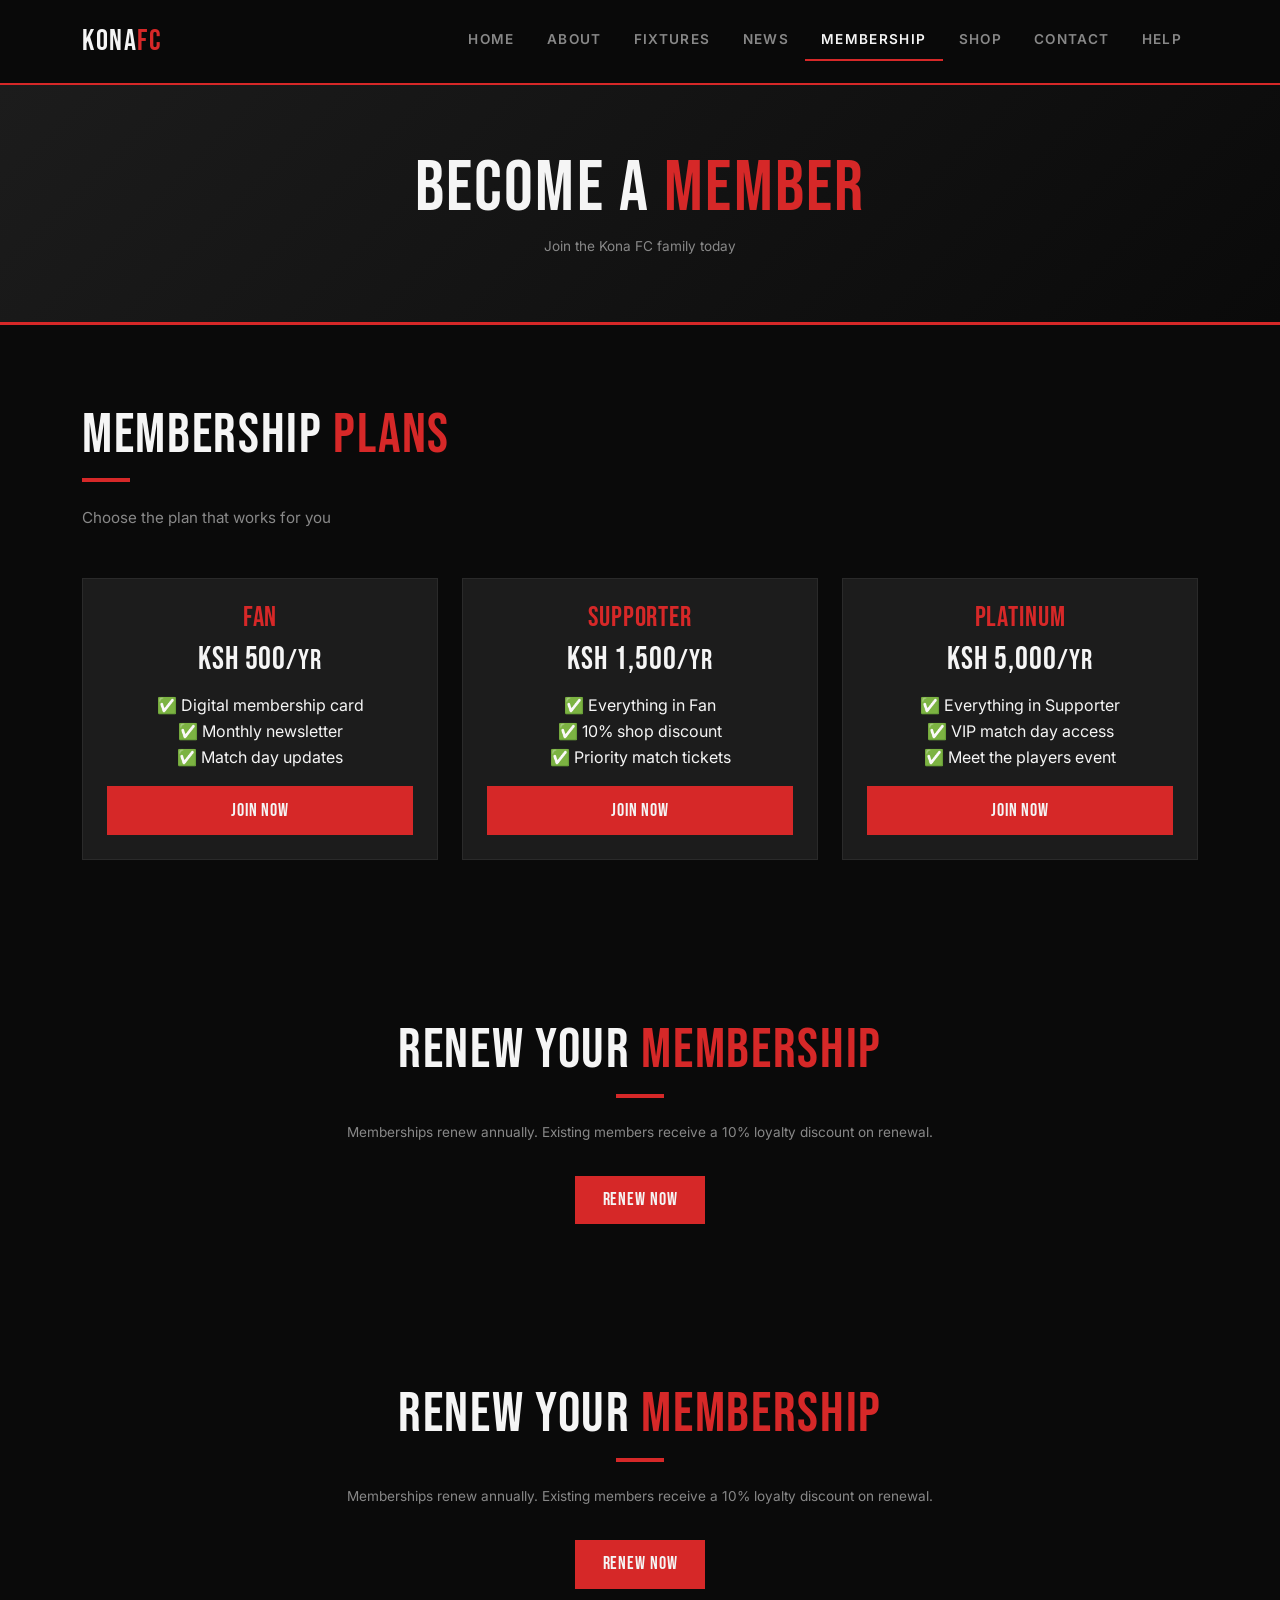
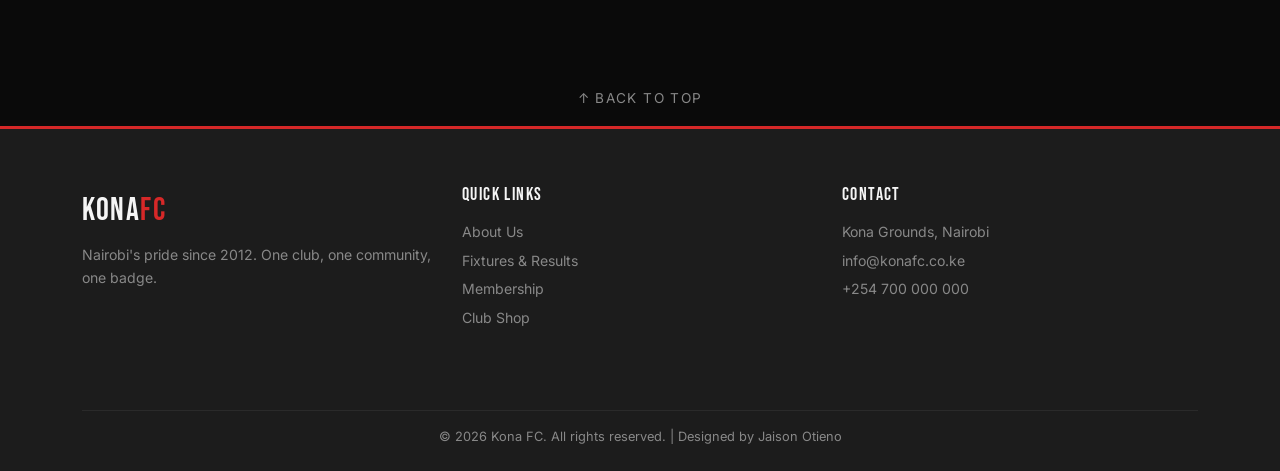
<file: membership.html>
<!DOCTYPE html>
<html lang="en">
<head>
  <meta charset="UTF-8">
  <meta name="viewport" content="width=device-width, initial-scale=1.0">
  <meta name="description" content="Join Kona FC as a member. Choose from Fan, Supporter or Platinum plans.">
  <title>Kona FC | Membership</title>
  <link href="https://cdn.jsdelivr.net/npm/bootstrap@5.3.3/dist/css/bootstrap.min.css" rel="stylesheet">
  <link rel="stylesheet" href="css/style.css">
</head>
<body>

  <nav class="navbar navbar-expand-lg navbar-kona">
    <div class="container">
      <a class="navbar-brand" href="index.html">KONA<span>FC</span></a>
      <button class="navbar-toggler" type="button" data-bs-toggle="collapse" data-bs-target="#navMenu">
        <span class="navbar-toggler-icon"></span>
      </button>
      <div class="collapse navbar-collapse" id="navMenu">
        <ul class="navbar-nav ms-auto">
          <li class="nav-item"><a class="nav-link" href="index.html">Home</a></li>
          <li class="nav-item"><a class="nav-link" href="about.html">About</a></li>
          <li class="nav-item"><a class="nav-link" href="fixtures.html">Fixtures</a></li>
          <li class="nav-item"><a class="nav-link" href="news.html">News</a></li>
          <li class="nav-item"><a class="nav-link active" href="membership.html">Membership</a></li>
          <li class="nav-item"><a class="nav-link" href="shop.html">Shop</a></li>
          <li class="nav-item"><a class="nav-link" href="contact.html">Contact</a></li>
          <li class="nav-item"><a class="nav-link" href="help.html">Help</a></li>
        </ul>
      </div>
    </div>
  </nav>
  
    <header class="page-hero text-center">
  <div class="container">
    <h1>BECOME A <span class="text-red">MEMBER</span></h1>
    <p class="text-muted-kona">Join the Kona FC family today</p>
  </div>
</header>

  
  
    <section class="section-pad">
  <div class="container">
    <h2 class="section-title">MEMBERSHIP <span>PLANS</span></h2>
    <div class="divider"></div>
    <p class="section-subtitle">Choose the plan that works for you</p>

    <div class="row g-4">
      <div class="col-md-4">
        <div class="card-kona p-4 text-center">
          <h3 class="text-red">Fan</h3>
          <h2>KSh 500<small>/yr</small></h2>
          <ul class="list-unstyled mt-3">
            <li>✅ Digital membership card</li>
            <li>✅ Monthly newsletter</li>
            <li>✅ Match day updates</li>
          </ul>
          <a href="contact.html" class="btn-kona mt-3 d-block">Join Now</a>
        </div>
      </div>
      <div class="col-md-4">
        <div class="card-kona p-4 text-center">
          <h3 class="text-red">Supporter</h3>
          <h2>KSh 1,500<small>/yr</small></h2>
          <ul class="list-unstyled mt-3">
            <li>✅ Everything in Fan</li>
            <li>✅ 10% shop discount</li>
            <li>✅ Priority match tickets</li>
          </ul>
          <a href="contact.html" class="btn-kona mt-3 d-block">Join Now</a>
        </div>
      </div>
      <div class="col-md-4">
        <div class="card-kona p-4 text-center">
          <h3 class="text-red">Platinum</h3>
          <h2>KSh 5,000<small>/yr</small></h2>
          <ul class="list-unstyled mt-3">
            <li>✅ Everything in Supporter</li>
            <li>✅ VIP match day access</li>
            <li>✅ Meet the players event</li>
          </ul>
          <a href="contact.html" class="btn-kona mt-3 d-block">Join Now</a>
        </div>
      </div>
    </div>
  </div>
</section>
<section class="section-pad">
  <div class="container text-center">
    <h2 class="section-title">RENEW YOUR <span>MEMBERSHIP</span></h2>
    <div class="divider mx-auto"></div>
    <p class="text-muted-kona">Memberships renew annually. Existing members receive a 10% loyalty discount on renewal.</p>
    <a href="contact.html" class="btn-kona mt-3">Renew Now</a>
  </div>
</section>
<section class="section-pad">
  <div class="container text-center">
    <h2 class="section-title">RENEW YOUR <span>MEMBERSHIP</span></h2>
    <div class="divider mx-auto"></div>
    <p class="text-muted-kona">Memberships renew annually. Existing members receive a 10% loyalty discount on renewal.</p>
    <a href="contact.html" class="btn-kona mt-3">Renew Now</a>
  </div>
</section>
<div class="text-center py-3">
  <a href="#" class="text-muted-kona">↑ Back to Top</a>
</div>

  
  
    <footer class="footer-kona">
    <div class="container">
      <div class="row">
        <div class="col-md-4 mb-4">
          <div class="footer-brand">KONA<span>FC</span></div>
          <p class="mt-2">Nairobi's pride since 2012. One club, one community, one badge.</p>
        </div>
        <div class="col-md-4 mb-4">
          <h6>QUICK LINKS</h6>
          <ul>
            <li><a href="about.html">About Us</a></li>
            <li><a href="fixtures.html">Fixtures & Results</a></li>
            <li><a href="membership.html">Membership</a></li>
            <li><a href="shop.html">Club Shop</a></li>
          </ul>
        </div>
        <div class="col-md-4 mb-4">
          <h6>CONTACT</h6>
          <ul>
            <li>Kona Grounds, Nairobi</li>
            <li>info@konafc.co.ke</li>
            <li>+254 700 000 000</li>
          </ul>
        </div>
      </div>
      <div class="footer-bottom text-center">
      &copy; 2026 Kona FC. All rights reserved. | Designed by Jaison Otieno
      </div>
    </div>
  </footer>
 <script src="js/js/main.js"></script>
  <script src="https://cdn.jsdelivr.net/npm/bootstrap@5.3.3/dist/js/bootstrap.bundle.min.js"></script>

  
</body>
</html>
</file>
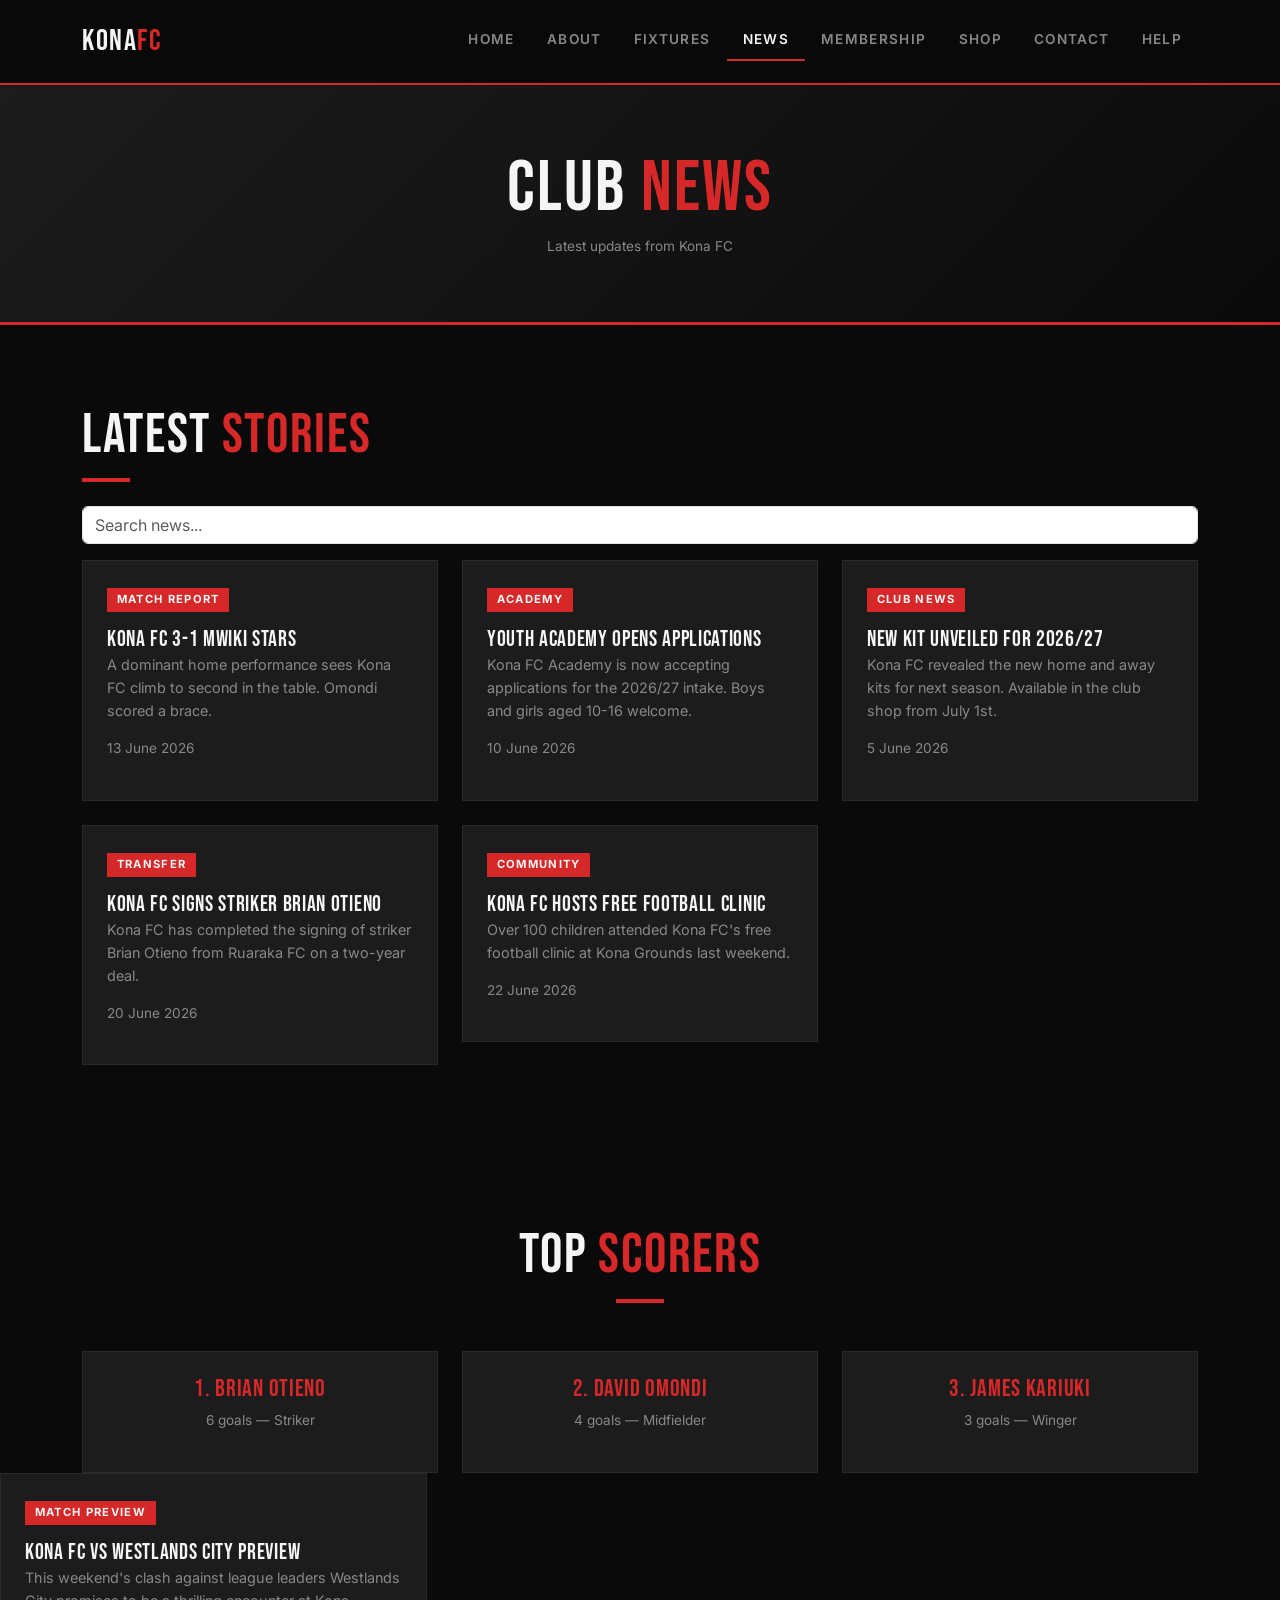
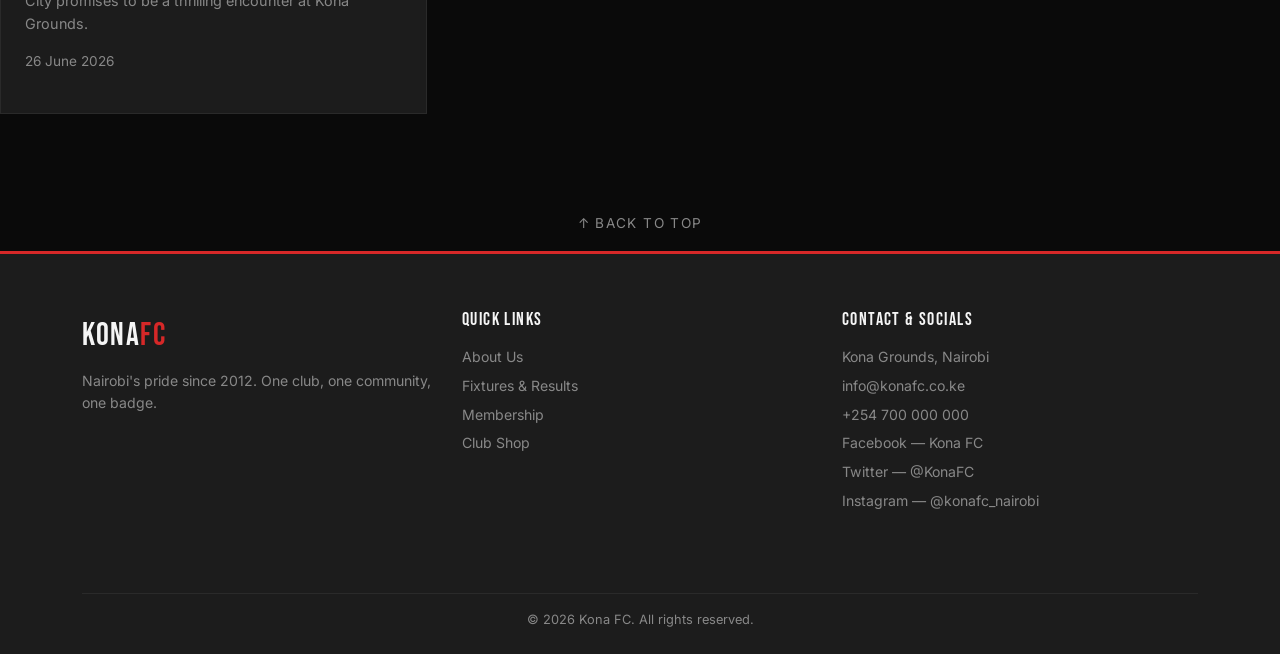
<file: news.html>
<!DOCTYPE html>
<html lang="en">
<head>
  <meta charset="UTF-8">
  <meta name="viewport" content="width=device-width, initial-scale=1.0">
  <meta name="description" content="Latest news and updates from Kona FC.">
  <title>Kona FC | News</title>
  <link href="https://cdn.jsdelivr.net/npm/bootstrap@5.3.3/dist/css/bootstrap.min.css" rel="stylesheet">
  <link rel="stylesheet" href="css/style.css">
</head>
<body>

  <nav class="navbar navbar-expand-lg navbar-kona">
    <div class="container">
      <a class="navbar-brand" href="index.html">KONA<span>FC</span></a>
      <button class="navbar-toggler" type="button" data-bs-toggle="collapse" data-bs-target="#navMenu">
        <span class="navbar-toggler-icon"></span>
      </button>
      <div class="collapse navbar-collapse" id="navMenu">
        <ul class="navbar-nav ms-auto">
          <li class="nav-item"><a class="nav-link" href="index.html">Home</a></li>
          <li class="nav-item"><a class="nav-link" href="about.html">About</a></li>
          <li class="nav-item"><a class="nav-link" href="fixtures.html">Fixtures</a></li>
          <li class="nav-item"><a class="nav-link active" href="news.html">News</a></li>
          <li class="nav-item"><a class="nav-link" href="membership.html">Membership</a></li>
          <li class="nav-item"><a class="nav-link" href="shop.html">Shop</a></li>
          <li class="nav-item"><a class="nav-link" href="contact.html">Contact</a></li>
          <li class="nav-item"><a class="nav-link" href="help.html">Help</a></li>
        </ul>
      </div>
    </div>
  </nav>

  <header class="page-hero text-center">
    <div class="container">
      <h1>CLUB <span class="text-red">NEWS</span></h1>
      <p class="text-muted-kona">Latest updates from Kona FC</p>
    </div>
  </header>

  <section class="section-pad">
    <div class="container">
      <h2 class="section-title">LATEST <span>STORIES</span></h2>
      <div class="divider"></div>

      <div class="mb-3">
        <input type="text" id="news-search" class="form-control" placeholder="Search news...">
      </div>

      <div class="row g-4">
        <div class="col-md-4 news-card">
          <div class="card-kona">
            <div class="card-body">
              <span class="tag-kona">Match Report</span>
              <h5 class="card-title mt-2">Kona FC 3-1 Mwiki Stars</h5>
              <p class="card-text">A dominant home performance sees Kona FC climb to second in the table. Omondi scored a brace.</p>
              <p class="text-muted-kona">13 June 2026</p>
            </div>
          </div>
        </div>
        <div class="col-md-4 news-card">
          <div class="card-kona">
            <div class="card-body">
              <span class="tag-kona">Academy</span>
              <h5 class="card-title mt-2">Youth Academy Opens Applications</h5>
              <p class="card-text">Kona FC Academy is now accepting applications for the 2026/27 intake. Boys and girls aged 10-16 welcome.</p>
              <p class="text-muted-kona">10 June 2026</p>
            </div>
          </div>
        </div>
        <div class="col-md-4 news-card">
          <div class="card-kona">
            <div class="card-body">
              <span class="tag-kona">Club News</span>
              <h5 class="card-title mt-2">New Kit Unveiled for 2026/27</h5>
              <p class="card-text">Kona FC revealed the new home and away kits for next season. Available in the club shop from July 1st.</p>
              <p class="text-muted-kona">5 June 2026</p>
            </div>
          </div>
        </div>
        <div class="col-md-4 news-card">
          <div class="card-kona">
            <div class="card-body">
              <span class="tag-kona">Transfer</span>
              <h5 class="card-title mt-2">Kona FC Signs Striker Brian Otieno</h5>
              <p class="card-text">Kona FC has completed the signing of striker Brian Otieno from Ruaraka FC on a two-year deal.</p>
              <p class="text-muted-kona">20 June 2026</p>
            </div>
          </div>
        </div>
        <div class="col-md-4 news-card">
          <div class="card-kona">
            <div class="card-body">
              <span class="tag-kona">Community</span>
              <h5 class="card-title mt-2">Kona FC Hosts Free Football Clinic</h5>
              <p class="card-text">Over 100 children attended Kona FC's free football clinic at Kona Grounds last weekend.</p>
              <p class="text-muted-kona">22 June 2026</p>
            </div>
          </div>
        </div>
      </div>
    </div>
  </section>
  <section class="section-pad bg-kona">
  <div class="container text-center">
    <h2 class="section-title">TOP <span>SCORERS</span></h2>
    <div class="divider mx-auto"></div>
    <div class="row g-4 mt-3">
      <div class="col-md-4">
        <div class="card-kona p-4">
          <h4 class="text-red">1. Brian Otieno</h4>
          <p class="text-muted-kona">6 goals — Striker</p>
        </div>
      </div>
      <div class="col-md-4">
        <div class="card-kona p-4">
          <h4 class="text-red">2. David Omondi</h4>
          <p class="text-muted-kona">4 goals — Midfielder</p>
        </div>
      </div>
      <div class="col-md-4">
        <div class="card-kona p-4">
          <h4 class="text-red">3. James Kariuki</h4>
          <p class="text-muted-kona">3 goals — Winger</p>
        </div>
      </div>
    </div>
  </div>
  <div class="col-md-4 news-card">
  <div class="card-kona">
    <div class="card-body">
      <span class="tag-kona">Match Preview</span>
      <h5 class="card-title mt-2">Kona FC vs Westlands City Preview</h5>
      <p class="card-text">This weekend's clash against league leaders Westlands City promises to be a thrilling encounter at Kona Grounds.</p>
      <p class="text-muted-kona">26 June 2026</p>
    </div>
  </div>
</div>
  
</section>
<div class="text-center py-3">
  <a href="#" class="text-muted-kona">↑ Back to Top</a>
</div>

  <footer class="footer-kona">
    <div class="container">
      <div class="row">
        <div class="col-md-4 mb-4">
          <div class="footer-brand">KONA<span>FC</span></div>
          <p class="mt-2">Nairobi's pride since 2012. One club, one community, one badge.</p>
        </div>
        <div class="col-md-4 mb-4">
          <h6>QUICK LINKS</h6>
          <ul>
            <li><a href="about.html">About Us</a></li>
            <li><a href="fixtures.html">Fixtures & Results</a></li>
            <li><a href="membership.html">Membership</a></li>
            <li><a href="shop.html">Club Shop</a></li>
          </ul>
        </div>
        <div class="col-md-4 mb-4">
          <h6>CONTACT & SOCIALS</h6>
          <ul>
            <li>Kona Grounds, Nairobi</li>
            <li>info@konafc.co.ke</li>
            <li>+254 700 000 000</li>
            <li><a href="#">Facebook — Kona FC</a></li>
            <li><a href="#">Twitter — @KonaFC</a></li>
            <li><a href="#">Instagram — @konafc_nairobi</a></li>
          </ul>
        </div>
      </div>
      <div class="footer-bottom text-center">
        &copy; 2026 Kona FC. All rights reserved.
      </div>
    </div>
  </footer>

  <script src="js/js/main.js"></script>
  <script src="https://cdn.jsdelivr.net/npm/bootstrap@5.3.3/dist/js/bootstrap.bundle.min.js"></script>
</body>
</html>
</file>
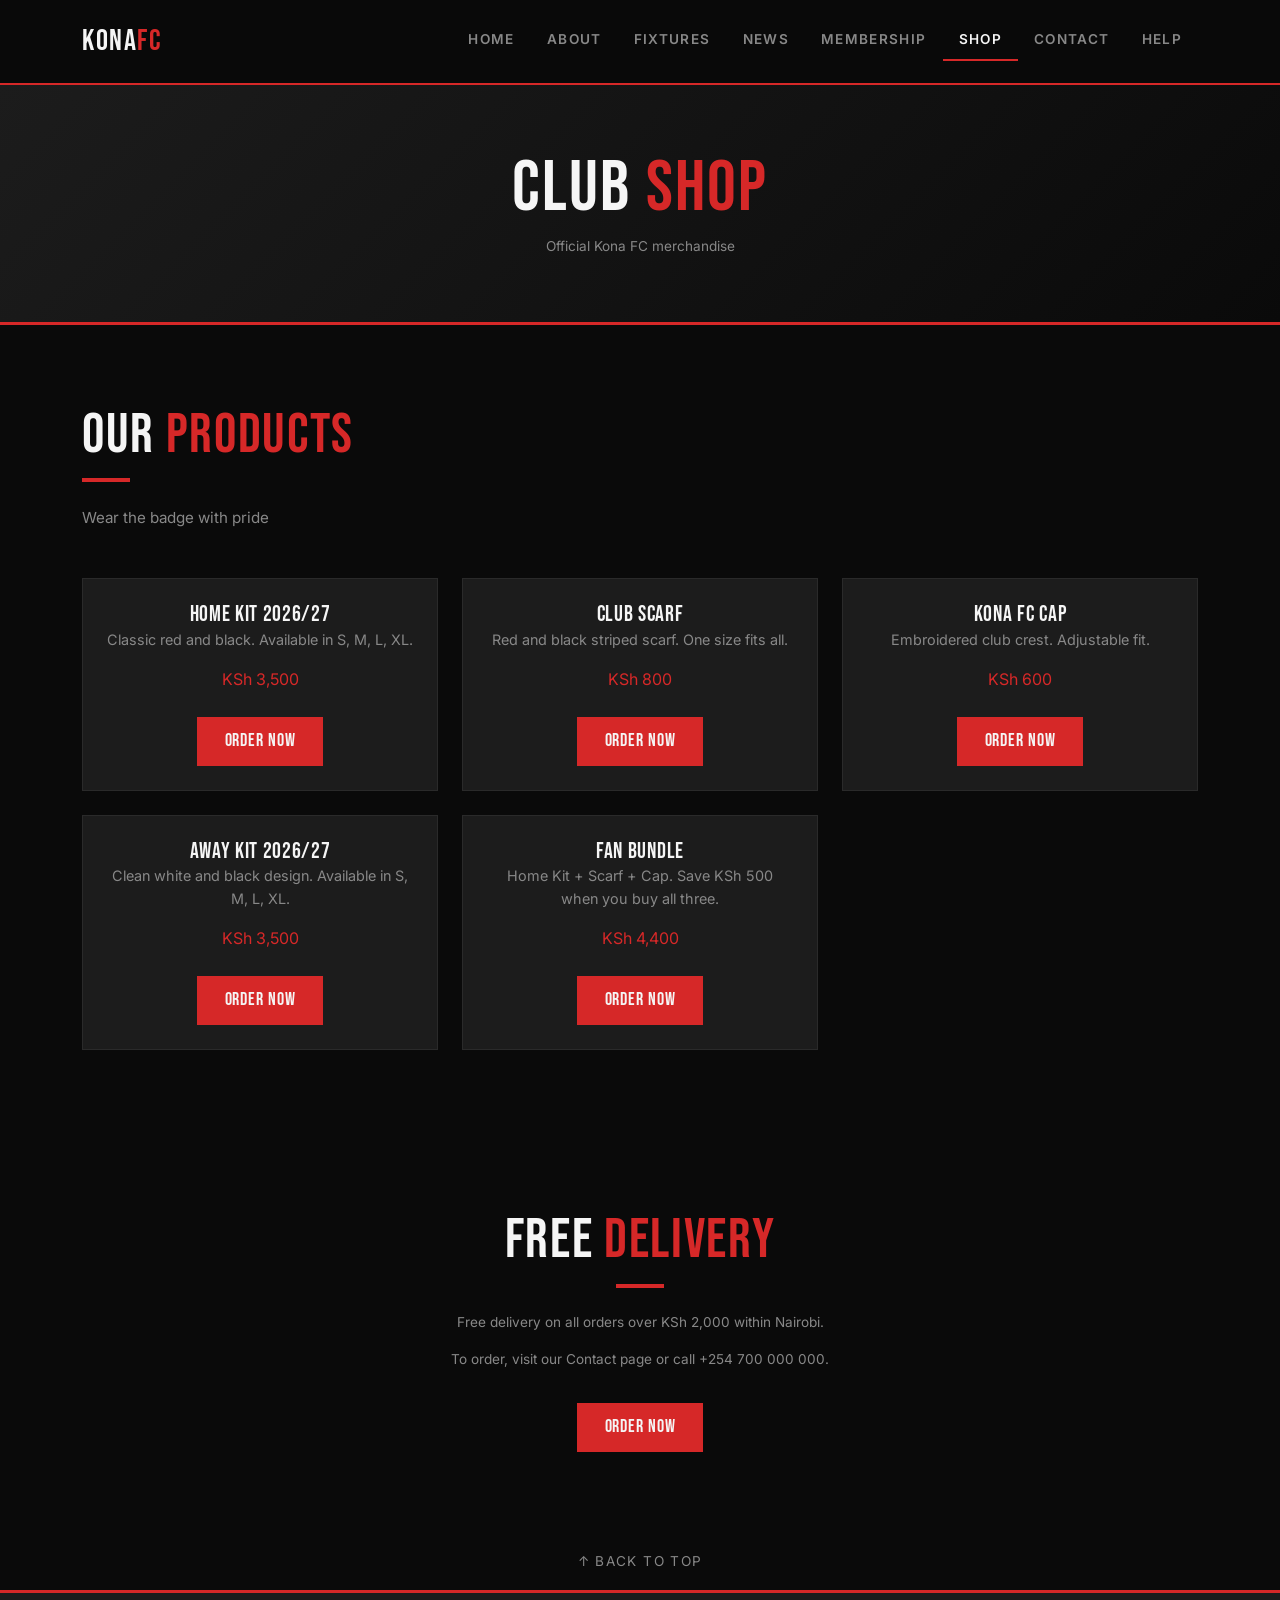
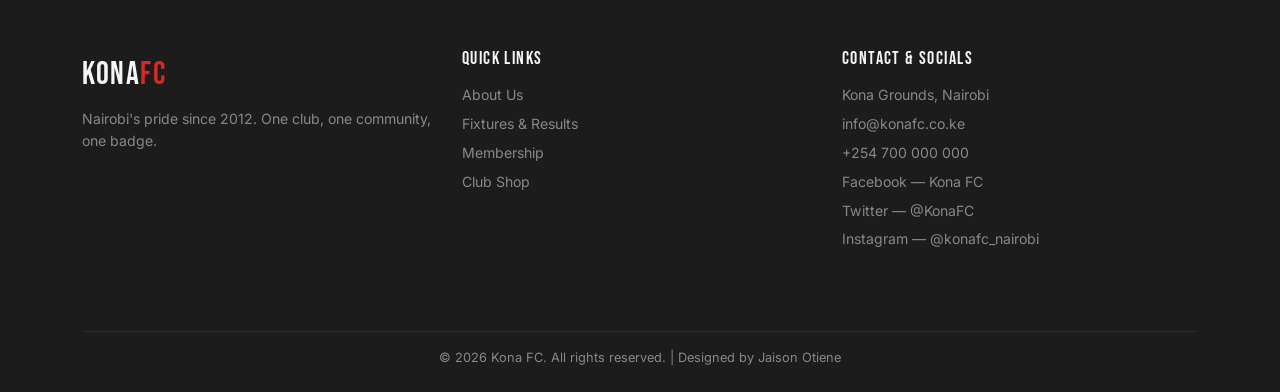
<file: shop.html>
<!DOCTYPE html>
<html lang="en">
<head>
  <meta charset="UTF-8">
  <meta name="viewport" content="width=device-width, initial-scale=1.0">
  <meta name="description" content="Official Kona FC merchandise. Kits, scarves and more.">
  <title>Kona FC | Shop</title>
  <link href="https://cdn.jsdelivr.net/npm/bootstrap@5.3.3/dist/css/bootstrap.min.css" rel="stylesheet">
  <link rel="stylesheet" href="css/style.css">
</head>
<body>

  <nav class="navbar navbar-expand-lg navbar-kona">
    <div class="container">
      <a class="navbar-brand" href="index.html">KONA<span>FC</span></a>
      <button class="navbar-toggler" type="button" data-bs-toggle="collapse" data-bs-target="#navMenu">
        <span class="navbar-toggler-icon"></span>
      </button>
      <div class="collapse navbar-collapse" id="navMenu">
        <ul class="navbar-nav ms-auto">
          <li class="nav-item"><a class="nav-link" href="index.html">Home</a></li>
          <li class="nav-item"><a class="nav-link" href="about.html">About</a></li>
          <li class="nav-item"><a class="nav-link" href="fixtures.html">Fixtures</a></li>
          <li class="nav-item"><a class="nav-link" href="news.html">News</a></li>
          <li class="nav-item"><a class="nav-link" href="membership.html">Membership</a></li>
          <li class="nav-item"><a class="nav-link active" href="shop.html">Shop</a></li>
          <li class="nav-item"><a class="nav-link" href="contact.html">Contact</a></li>
          <li class="nav-item"><a class="nav-link" href="help.html">Help</a></li>
        </ul>
      </div>
    </div>
  </nav>

  <header class="page-hero text-center">
    <div class="container">
      <h1>CLUB <span class="text-red">SHOP</span></h1>
      <p class="text-muted-kona">Official Kona FC merchandise</p>
    </div>
  </header>

  <section class="section-pad">
    <div class="container">
      <h2 class="section-title">OUR <span>PRODUCTS</span></h2>
      <div class="divider"></div>
      <p class="section-subtitle">Wear the badge with pride</p>

      <div class="row g-4">
        <div class="col-md-4">
          <div class="card-kona p-4 text-center">
            <h5 class="card-title">Home Kit 2026/27</h5>
            <p class="card-text">Classic red and black. Available in S, M, L, XL.</p>
            <p class="text-red">KSh 3,500</p>
            <a href="contact.html" class="btn-kona mt-2">Order Now</a>
          </div>
        </div>
        <div class="col-md-4">
          <div class="card-kona p-4 text-center">
            <h5 class="card-title">Club Scarf</h5>
            <p class="card-text">Red and black striped scarf. One size fits all.</p>
            <p class="text-red">KSh 800</p>
            <a href="contact.html" class="btn-kona mt-2">Order Now</a>
          </div>
        </div>
        <div class="col-md-4">
          <div class="card-kona p-4 text-center">
            <h5 class="card-title">Kona FC Cap</h5>
            <p class="card-text">Embroidered club crest. Adjustable fit.</p>
            <p class="text-red">KSh 600</p>
            <a href="contact.html" class="btn-kona mt-2">Order Now</a>
          </div>
        </div>
        <div class="col-md-4">
          <div class="card-kona p-4 text-center">
            <h5 class="card-title">Away Kit 2026/27</h5>
            <p class="card-text">Clean white and black design. Available in S, M, L, XL.</p>
            <p class="text-red">KSh 3,500</p>
            <a href="contact.html" class="btn-kona mt-2">Order Now</a>
          </div>
        </div>
        <div class="col-md-4">
          <div class="card-kona p-4 text-center">
            <h5 class="card-title">Fan Bundle</h5>
            <p class="card-text">Home Kit + Scarf + Cap. Save KSh 500 when you buy all three.</p>
            <p class="text-red">KSh 4,400</p>
            <a href="contact.html" class="btn-kona mt-2">Order Now</a>
          </div>
        </div>
      </div>
    </div>
  </section>

  <section class="section-pad bg-kona">
    <div class="container text-center">
      <h2 class="section-title">FREE <span>DELIVERY</span></h2>
      <div class="divider mx-auto"></div>
      <p class="text-muted-kona">Free delivery on all orders over KSh 2,000 within Nairobi.</p>
      <p class="text-muted-kona mt-2">To order, visit our Contact page or call +254 700 000 000.</p>
      <a href="contact.html" class="btn-kona mt-3">Order Now</a>
    </div>
  </section>

  <div class="text-center py-3">
    <a href="#" class="text-muted-kona">↑ Back to Top</a>
  </div>

  <footer class="footer-kona">
    <div class="container">
      <div class="row">
        <div class="col-md-4 mb-4">
          <div class="footer-brand">KONA<span>FC</span></div>
          <p class="mt-2">Nairobi's pride since 2012. One club, one community, one badge.</p>
        </div>
        <div class="col-md-4 mb-4">
          <h6>QUICK LINKS</h6>
          <ul>
            <li><a href="about.html">About Us</a></li>
            <li><a href="fixtures.html">Fixtures & Results</a></li>
            <li><a href="membership.html">Membership</a></li>
            <li><a href="shop.html">Club Shop</a></li>
          </ul>
        </div>
        <div class="col-md-4 mb-4">
          <h6>CONTACT & SOCIALS</h6>
          <ul>
            <li>Kona Grounds, Nairobi</li>
            <li>info@konafc.co.ke</li>
            <li>+254 700 000 000</li>
            <li><a href="#">Facebook — Kona FC</a></li>
            <li><a href="#">Twitter — @KonaFC</a></li>
            <li><a href="#">Instagram — @konafc_nairobi</a></li>
          </ul>
        </div>
      </div>
      <div class="footer-bottom text-center">
        &copy; 2026 Kona FC. All rights reserved. | Designed by Jaison Otiene
      </div>
    </div>
  </footer>

  <script src="js/js/main.js"></script>
  <script src="https://cdn.jsdelivr.net/npm/bootstrap@5.3.3/dist/js/bootstrap.bundle.min.js"></script>
</body>
</html>
</file>
<file: css/style.css>
/* ===========================
   KONA FC — Global Styles
   =========================== */

@import url('https://fonts.googleapis.com/css2?family=Bebas+Neue&family=Inter:wght@400;500;600;700&display=swap');

:root {
  --kona-black: #0a0a0a;
  --kona-red: #d62828;
  --kona-red-dk: #a81e1e;
  --kona-white: #f5f5f5;
  --kona-grey: #1c1c1c;
  --kona-mid: #2e2e2e;
  --kona-muted: #888888;
  --kona-border: #2a2a2a;
  --ff-display: 'Bebas Neue', sans-serif;
  --ff-body: 'Inter', sans-serif;
  --transition: 0.25s ease;
}

/* ---- Base ---- */
* { box-sizing: border-box; margin: 0; padding: 0; }
html { scroll-behavior: smooth; }
body {
  background: var(--kona-black);
  color: var(--kona-white);
  font-family: var(--ff-body);
  font-size: 1rem;
  line-height: 1.6;
}
a { color: var(--kona-red); text-decoration: none; transition: color var(--transition); }
a:hover { color: var(--kona-white); }
img { max-width: 100%; height: auto; display: block; }
h1,h2,h3,h4,h5,h6 { font-family: var(--ff-display); letter-spacing: 0.03em; line-height: 1.1; }

/* ---- Utility ---- */
.text-red { color: var(--kona-red) !important; }
.text-muted-kona { color: var(--kona-muted); font-size: 0.85rem; }
.section-pad { padding: 5rem 0; }
.section-title { font-size: clamp(2rem, 5vw, 3.5rem); color: var(--kona-white); margin-bottom: 0.25rem; }
.section-title span { color: var(--kona-red); }
.section-subtitle { color: var(--kona-muted); font-size: 0.95rem; margin-bottom: 3rem; }
.divider { width: 48px; height: 4px; background: var(--kona-red); margin: 0.75rem 0 1.5rem; }

/* ---- Buttons ---- */
.btn-kona {
  background: var(--kona-red);
  color: var(--kona-white);
  border: none;
  padding: 0.65rem 1.75rem;
  font-family: var(--ff-display);
  font-size: 1.1rem;
  letter-spacing: 0.05em;
  border-radius: 0;
  transition: background var(--transition), transform var(--transition);
  display: inline-block;
}
.btn-kona:hover { background: var(--kona-red-dk); color: var(--kona-white); transform: translateY(-2px); }

/* ---- Navbar ---- */
.navbar-kona {
  background: rgba(10,10,10,0.97);
  border-bottom: 2px solid var(--kona-red);
  padding: 0.75rem 0;
  position: sticky;
  top: 0;
  z-index: 1000;
}
.navbar-kona .navbar-brand { font-family: var(--ff-display); font-size: 1.9rem; color: var(--kona-white) !important; letter-spacing: 0.05em; }
.navbar-kona .navbar-brand span { color: var(--kona-red); }
.navbar-kona .nav-link { color: var(--kona-muted) !important; font-size: 0.85rem; font-weight: 600; text-transform: uppercase; letter-spacing: 0.1em; padding: 0.5rem 1rem !important; transition: color var(--transition); }
.navbar-kona .nav-link:hover, .navbar-kona .nav-link.active { color: var(--kona-white) !important; }
.navbar-kona .nav-link.active { border-bottom: 2px solid var(--kona-red); }
.navbar-toggler { border-color: var(--kona-red); }
.navbar-toggler-icon { background-image: url("data:image/svg+xml,%3csvg xmlns='http://www.w3.org/2000/svg' viewBox='0 0 30 30'%3e%3cpath stroke='rgba(214, 40, 40, 1)' stroke-width='2' d='M4 7h22M4 15h22M4 23h22'/%3e%3c/svg%3e"); }

/* ---- Page Hero ---- */
.page-hero {
  background: linear-gradient(135deg, var(--kona-grey) 0%, var(--kona-black) 100%);
  border-bottom: 3px solid var(--kona-red);
  padding: 4rem 0 3rem;
}
.page-hero h1 { font-size: clamp(2.5rem, 6vw, 4.5rem); }

/* ---- Cards ---- */
.card-kona {
  background: var(--kona-grey);
  border: 1px solid var(--kona-border);
  border-radius: 0;
  transition: transform var(--transition), border-color var(--transition);
}
.card-kona:hover { transform: translateY(-4px); border-color: var(--kona-red); }
.card-kona .card-body { padding: 1.5rem; }
.card-kona .card-title { font-family: var(--ff-display); font-size: 1.4rem; color: var(--kona-white); }
.card-kona .card-text { color: var(--kona-muted); font-size: 0.9rem; }

/* ---- Tag ---- */
.tag-kona { display: inline-block; background: var(--kona-red); color: var(--kona-white); font-size: 0.7rem; font-weight: 700; text-transform: uppercase; letter-spacing: 0.12em; padding: 0.2rem 0.6rem; margin-bottom: 0.5rem; }

/* ---- Table ---- */
.table-kona { color: var(--kona-white); border-color: var(--kona-border); }
.table-kona thead th { background: var(--kona-red); color: var(--kona-white); font-family: var(--ff-display); font-size: 1rem; letter-spacing: 0.06em; border: none; }
.table-kona tbody tr { border-bottom: 1px solid var(--kona-border); transition: background var(--transition); }
.table-kona tbody tr:hover { background: var(--kona-mid); }
.table-kona td { color: var(--kona-muted); vertical-align: middle; }
.result-w { color: #4caf50; font-weight: 700; }
.result-d { color: #ff9800; font-weight: 700; }
.result-l { color: var(--kona-red); font-weight: 700; }

/* ---- Footer ---- */
.footer-kona { background: var(--kona-grey); border-top: 3px solid var(--kona-red); padding: 3.5rem 0 1.5rem; }
.footer-kona .footer-brand { font-family: var(--ff-display); font-size: 2rem; color: var(--kona-white); letter-spacing: 0.05em; }
.footer-kona .footer-brand span { color: var(--kona-red); }
.footer-kona p, .footer-kona li { color: var(--kona-muted); font-size: 0.88rem; }
.footer-kona h6 { font-family: var(--ff-display); font-size: 1.1rem; color: var(--kona-white); letter-spacing: 0.08em; margin-bottom: 1rem; }
.footer-kona ul { list-style: none; padding: 0; }
.footer-kona ul li { margin-bottom: 0.4rem; }
.footer-kona ul a { color: var(--kona-muted); font-size: 0.88rem; transition: color var(--transition); }
.footer-kona ul a:hover { color: var(--kona-red); }
.footer-bottom { margin-top: 2.5rem; padding-top: 1rem; border-top: 1px solid var(--kona-border); color: var(--kona-muted); font-size: 0.8rem; }

/* ---- Forms ---- */
.form-kona .form-control { background: var(--kona-mid); border: 1px solid var(--kona-border); color: var(--kona-white); border-radius: 0; padding: 0.75rem 1rem; }
.form-kona .form-control:focus { background: var(--kona-mid); border-color: var(--kona-red); color: var(--kona-white); box-shadow: 0 0 0 3px rgba(214,40,40,0.2); }
.form-kona label { color: var(--kona-muted); font-size: 0.85rem; font-weight: 600; text-transform: uppercase; letter-spacing: 0.08em; margin-bottom: 0.4rem; display: block; }
.form-kona .invalid-feedback { font-size: 0.8rem; }

/* ---- Dark/Light Mode ---- */
body.light-mode {
  --kona-black: #f0f0f0;
  --kona-grey: #e0e0e0;
  --kona-mid: #d0d0d0;
  --kona-white: #111111;
  --kona-border: #cccccc;
  --kona-muted: #555555;
}
body.light-mode .navbar-kona { background: rgba(240,240,240,0.97); }
body.light-mode .footer-kona { background: #e0e0e0; }

/* ---- Responsive ---- */
@media (max-width: 768px) {
  .section-pad { padding: 3rem 0; }
  .navbar-kona .nav-link.active { border-bottom: none; border-left: 3px solid var(--kona-red); padding-left: 0.75rem !important; }
}
.text-center.py-3 a {
  font-size: 0.85rem;
  letter-spacing: 0.1em;
  text-transform: uppercase;
  transition: color var(--transition);
}
.text-center.py-3 a:hover { color: var(--kona-red); }

@media (max-width: 576px) {
  .card-kona { margin-bottom: 1rem; }
  .btn-kona { width: 100%; text-align: center; }
}
</file>
